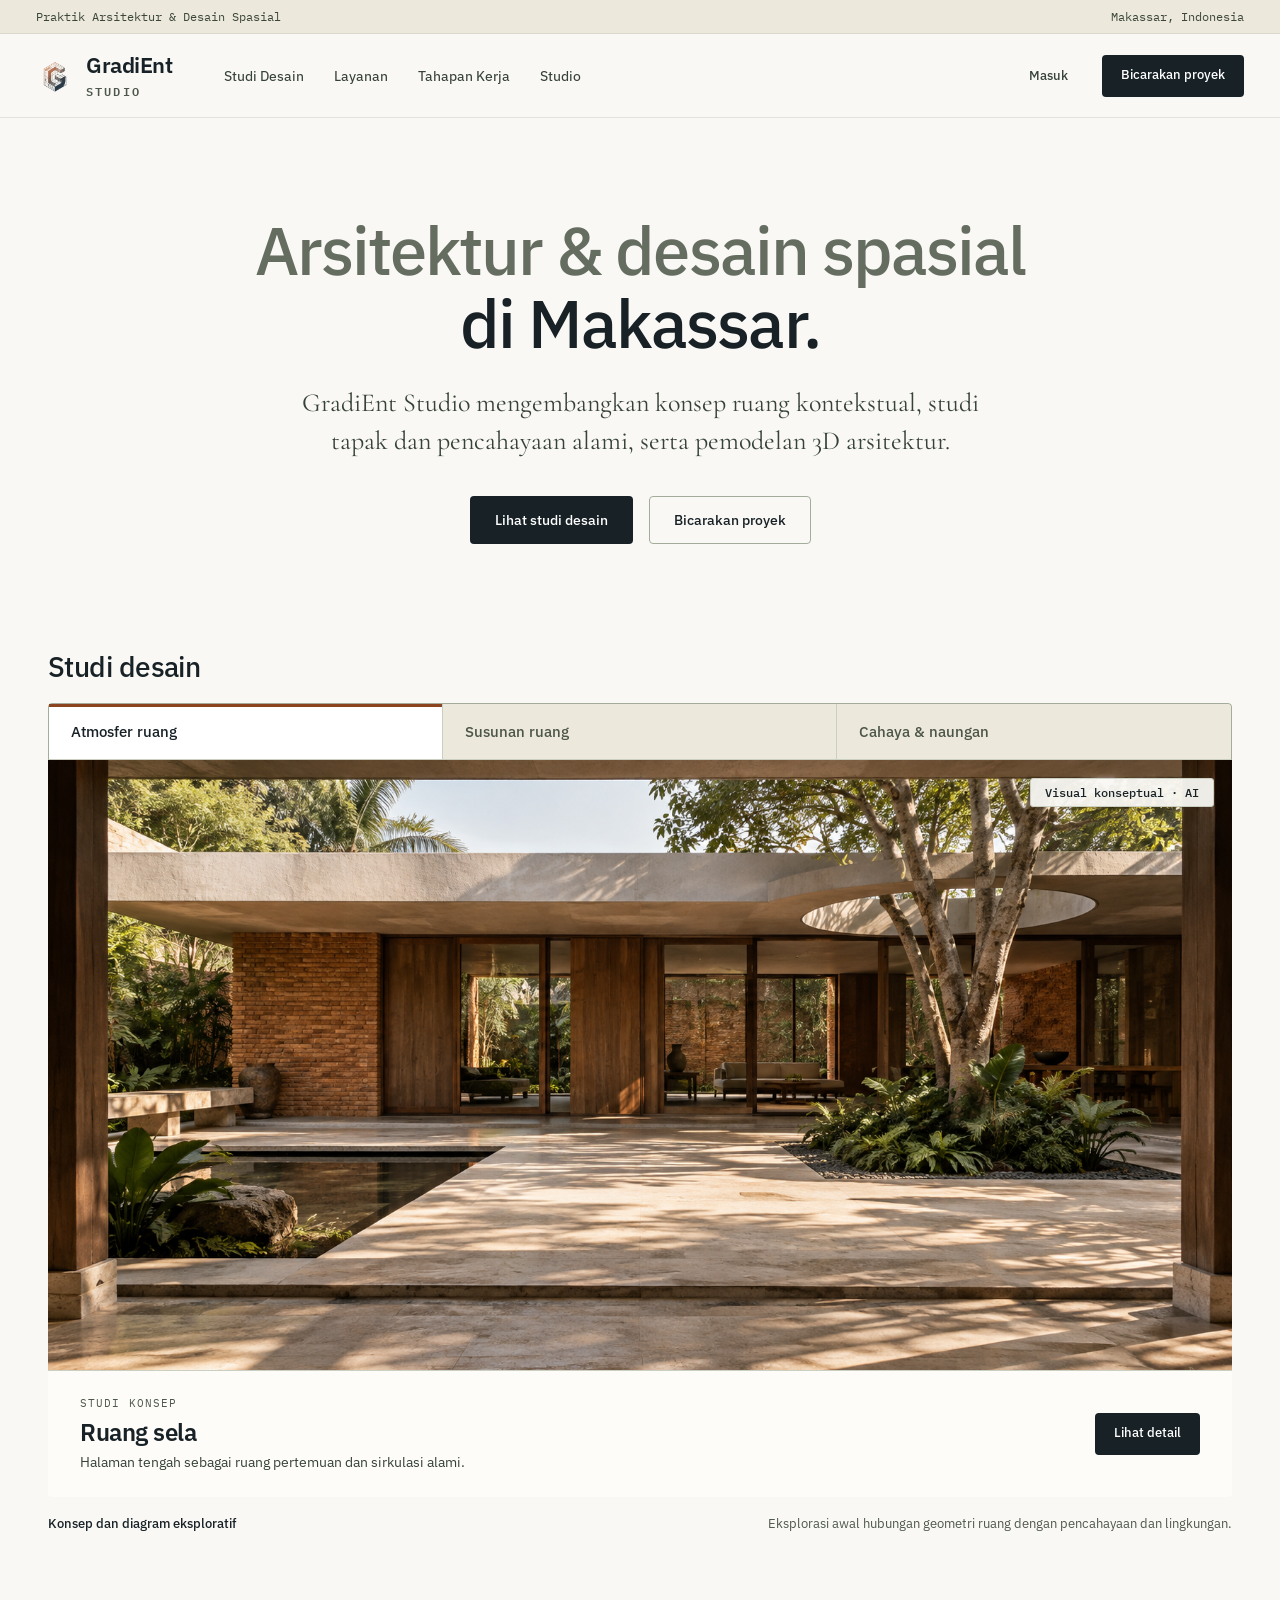
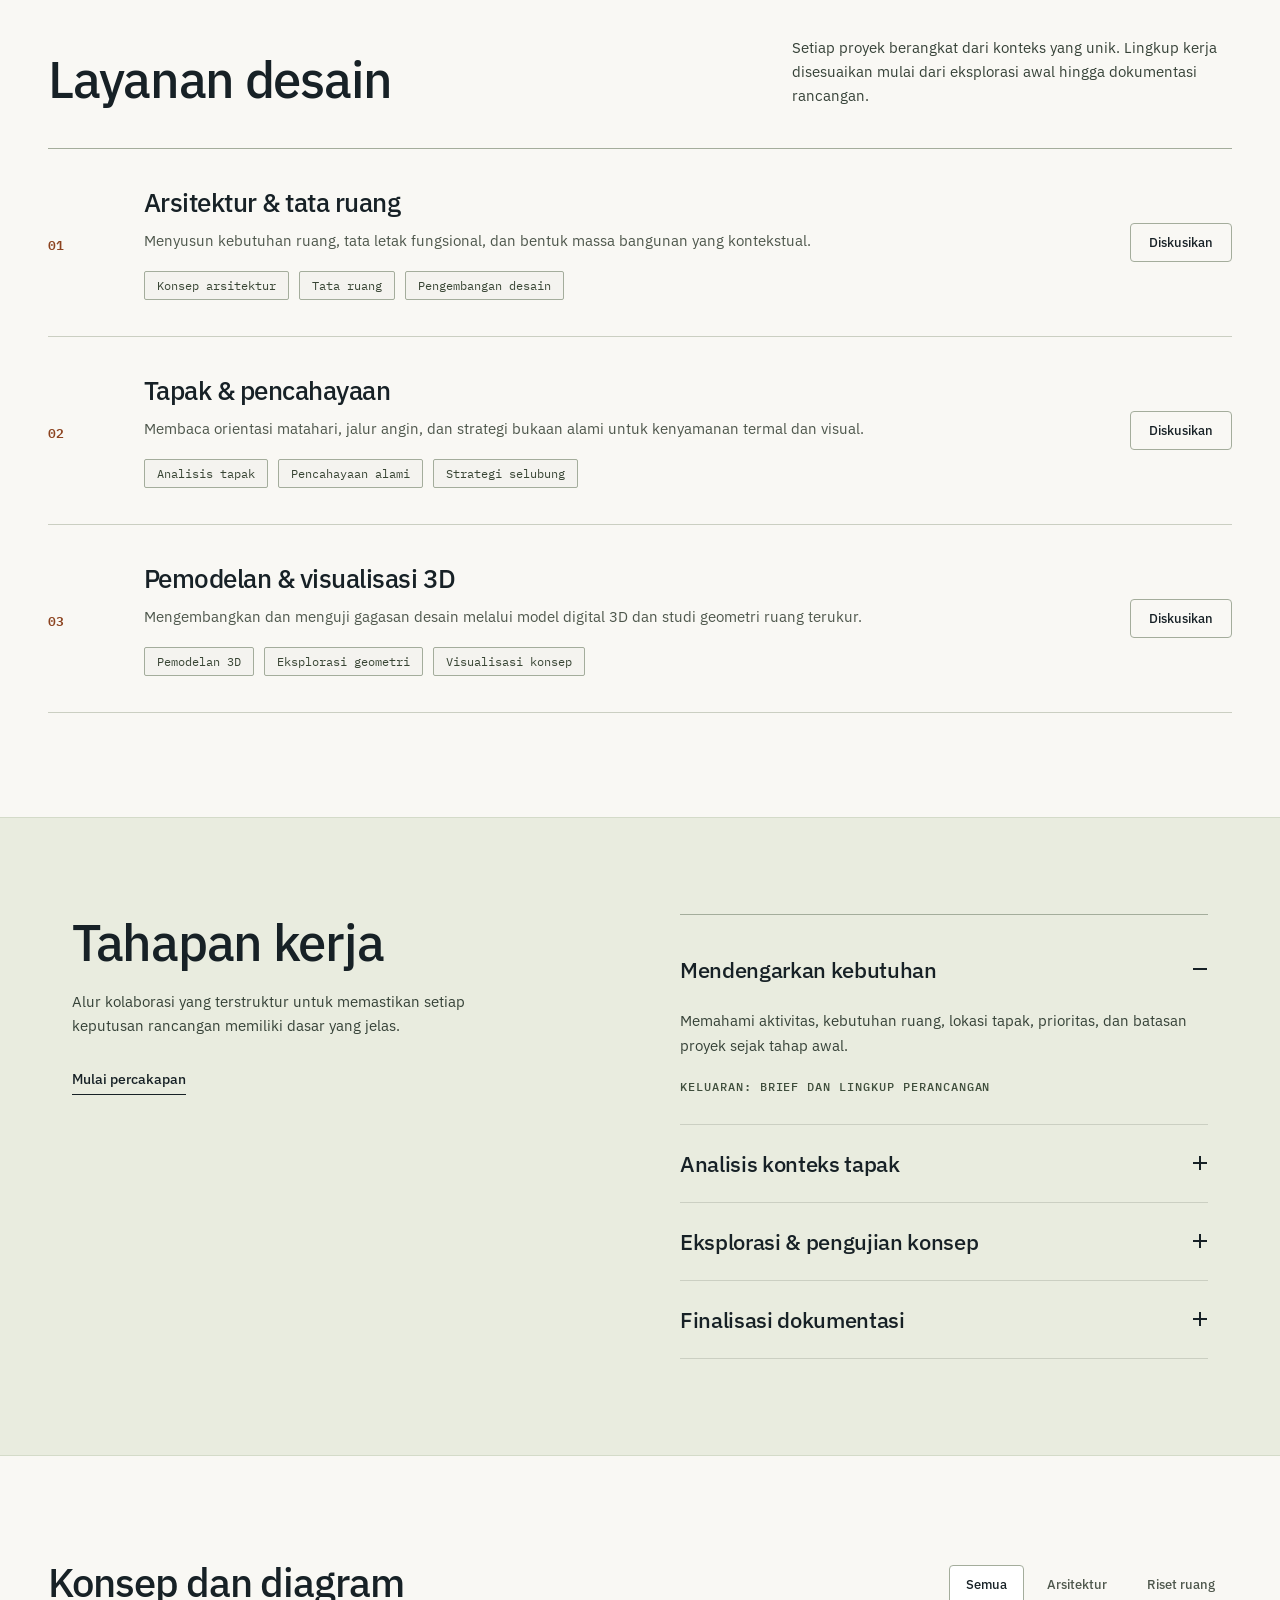
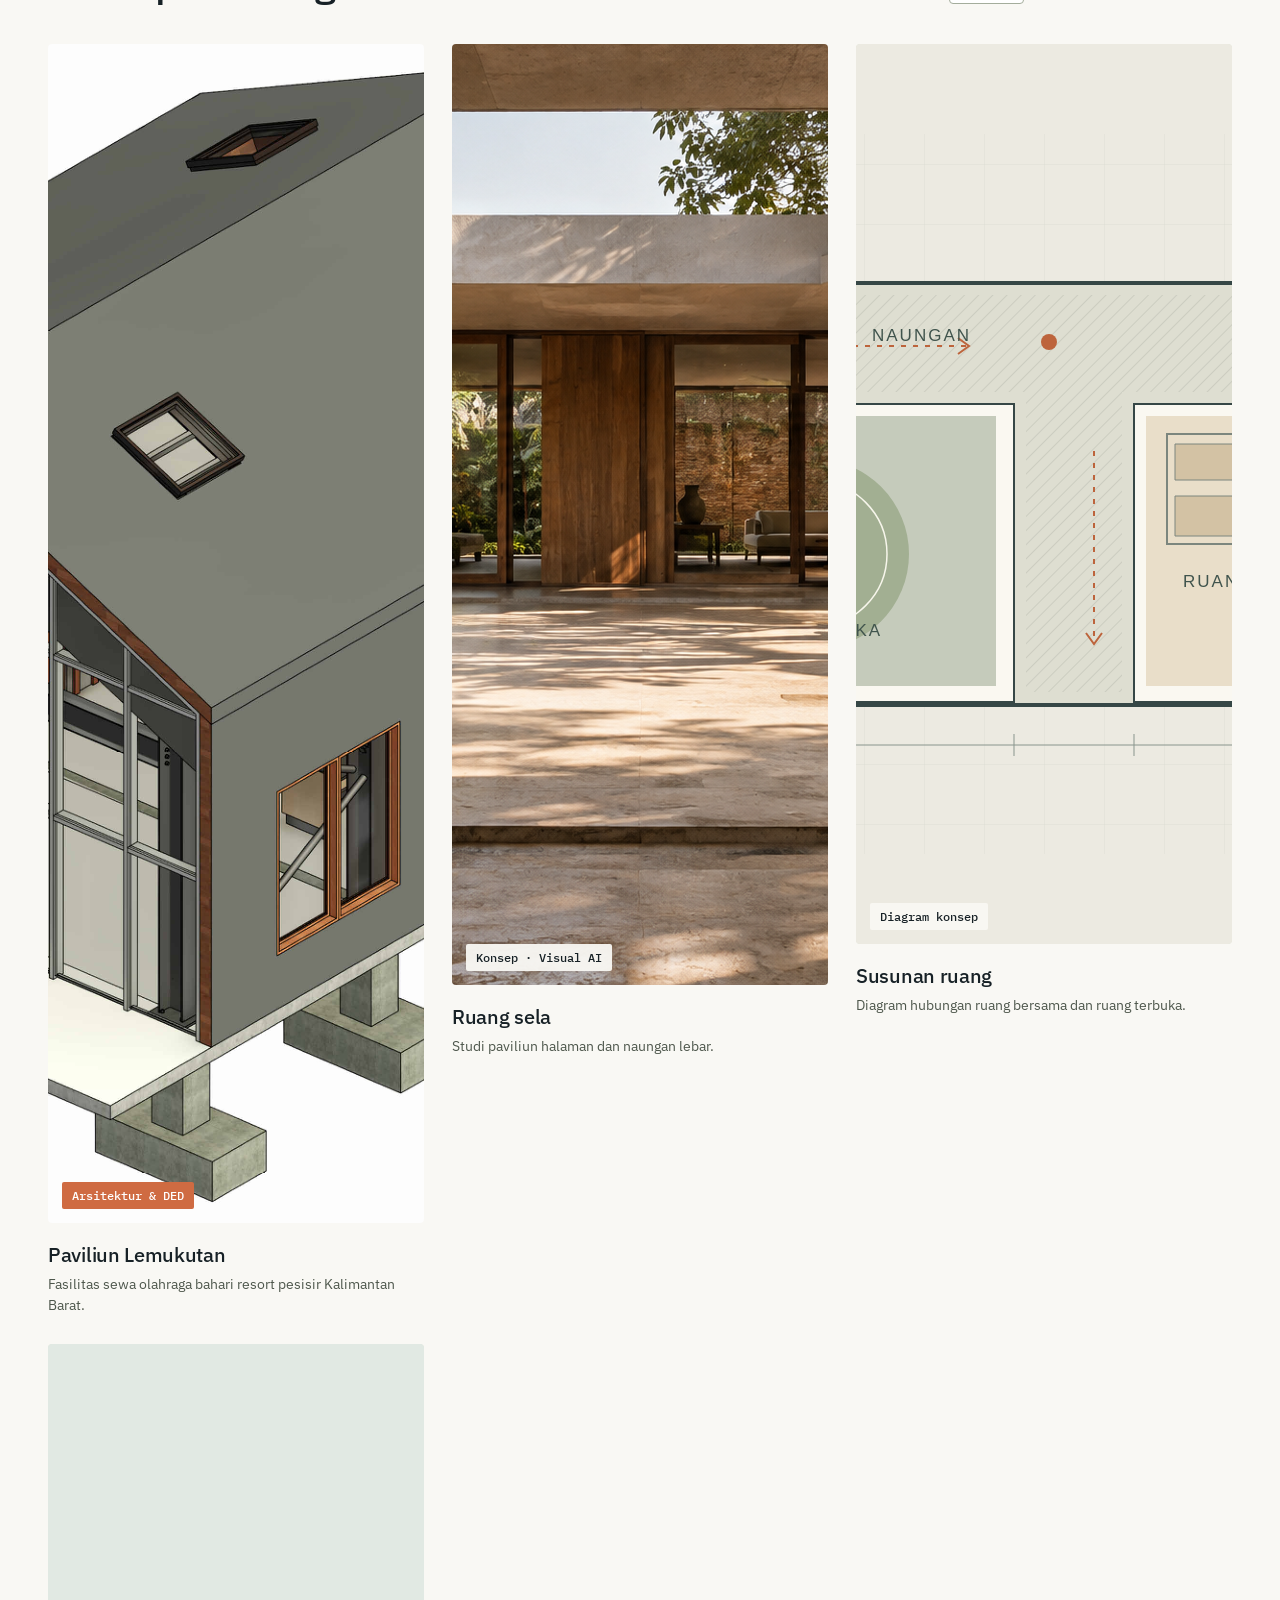
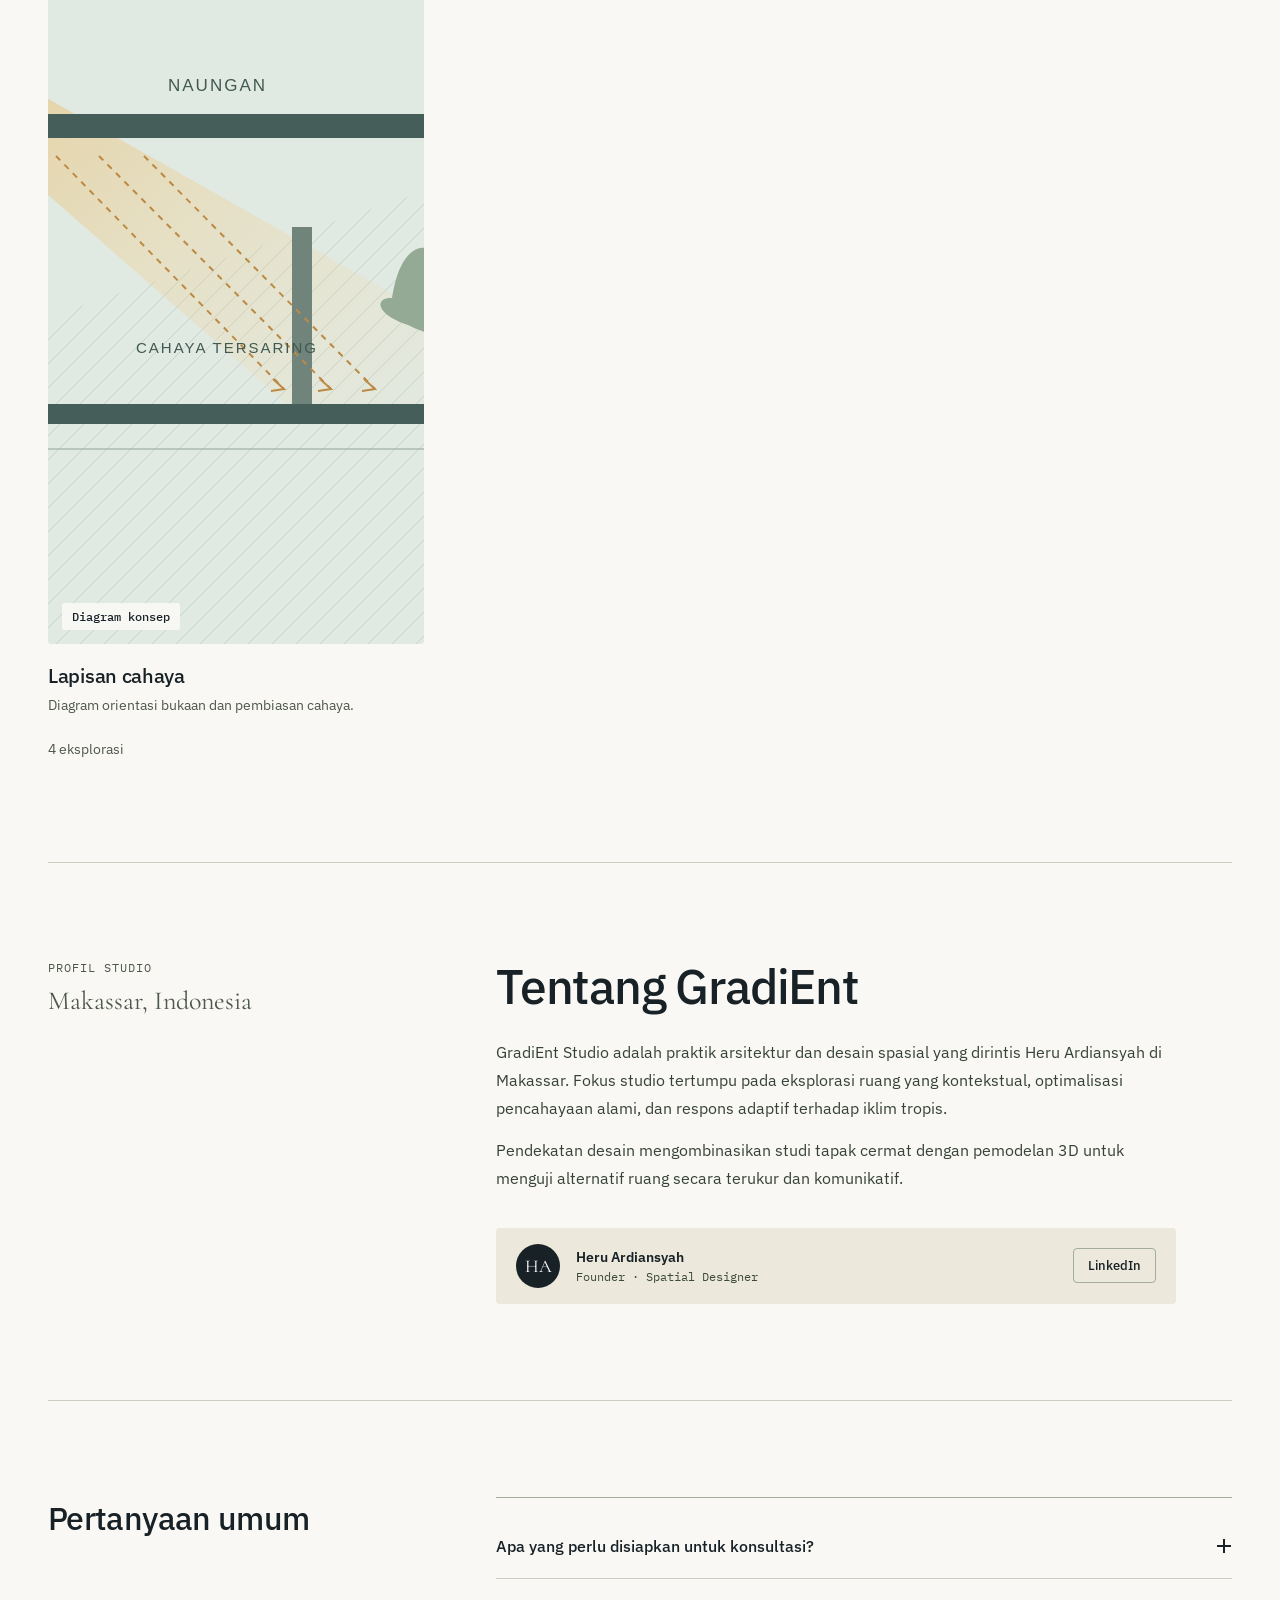
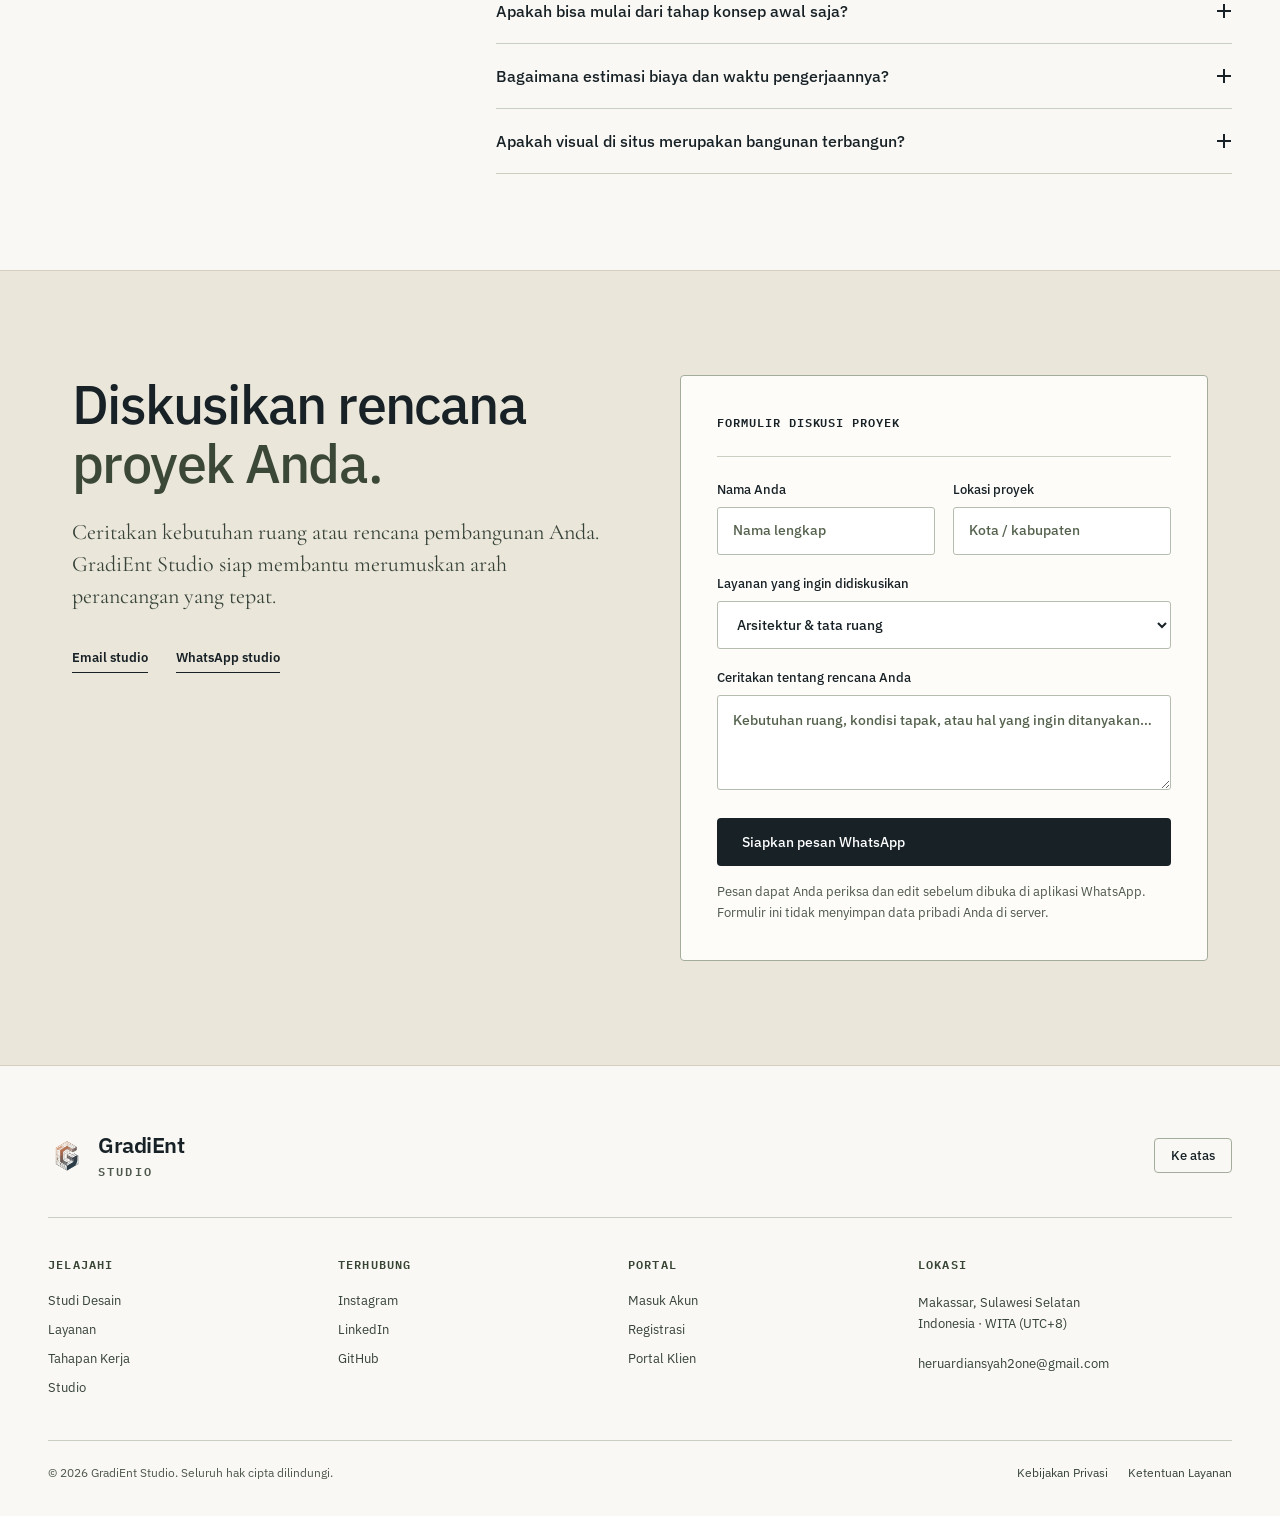
<file: index.html>
<!doctype html>
<html lang="id">
<head>
<meta charset="utf-8">
<meta name="viewport" content="width=device-width, initial-scale=1">
<meta name="theme-color" content="#f9f8f4">
<meta name="robots" content="index,follow">
<title>GradiEnt Studio — Arsitektur & Desain Spasial Makassar</title>
<meta name="description" content="GradiEnt Studio, praktik arsitektur dan desain spasial di Makassar oleh Heru Ardiansyah. Konsep ruang kontekstual, studi tapak dan pencahayaan alami, serta pemodelan 3D.">
<link rel="canonical" href="https://gradientarch.tech/">

<!-- Open Graph / Social Preview -->
<meta property="og:type" content="website">
<meta property="og:title" content="GradiEnt Studio — Arsitektur & Desain Spasial Makassar">
<meta property="og:description" content="GradiEnt Studio, praktik arsitektur dan desain spasial di Makassar oleh Heru Ardiansyah. Konsep ruang kontekstual, studi tapak dan pencahayaan alami, serta pemodelan 3D.">
<meta property="og:url" content="https://gradientarch.tech/">
<meta property="og:image" content="https://gradientarch.tech/assets/courtyard-concept.png">
<meta name="twitter:card" content="summary_large_image">
<meta name="twitter:title" content="GradiEnt Studio — Arsitektur & Desain Spasial Makassar">
<meta name="twitter:description" content="GradiEnt Studio, praktik arsitektur dan desain spasial di Makassar oleh Heru Ardiansyah.">

<!-- Web Analytics: Google Analytics 4 (GA4) -->
<script async src="https://www.googletagmanager.com/gtag/js?id=G-W4GTB1CP38"></script>
<script>
  window.dataLayer = window.dataLayer || [];
  function gtag(){dataLayer.push(arguments);}
  gtag('js', new Date());
  gtag('config', 'G-W4GTB1CP38');
</script>

<link rel="icon" href="assets/brand-logo.png">
<link rel="preconnect" href="https://fonts.googleapis.com">
<link rel="preconnect" href="https://fonts.gstatic.com" crossorigin>
<link href="https://fonts.googleapis.com/css2?family=Cormorant+Garamond:wght@400;500;600&family=IBM+Plex+Sans:wght@400;500;600&family=IBM+Plex+Mono:wght@400;500&display=swap" rel="stylesheet">
<link rel="stylesheet" href="styles.css">
<script src="app.js" defer></script>
</head>
<body>
<a class="skip-link" href="#main">Langsung ke konten</a>
<div class="topline"><span>Praktik Arsitektur & Desain Spasial</span><span>Makassar, Indonesia</span></div>
<header class="header">
  <a href="#" class="brand" aria-label="GradiEnt Studio — beranda"><img src="assets/brand-logo.png" alt="" width="40" height="40"><span>GradiEnt<span class="brand-studio">STUDIO</span></span></a>
  <nav class="desktop-nav" aria-label="Navigasi utama"><a href="#explorations">Studi Desain</a><a href="#services">Layanan</a><a href="#process">Tahapan Kerja</a><a href="#studio">Studio</a></nav>
  <div class="header-actions"><a class="account" href="https://gradientarch.tech/login">Masuk</a><a class="button button-dark compact" href="#contact">Bicarakan proyek</a><button id="menu-button" class="menu-button" aria-label="Buka menu" aria-controls="mobile-nav" aria-expanded="false"><span></span><span></span></button></div>
</header>
<nav id="mobile-nav" class="mobile-nav" aria-label="Navigasi ponsel" hidden><a href="#explorations">Studi Desain</a><a href="#services">Layanan</a><a href="#process">Tahapan Kerja</a><a href="#studio">Studio</a><a href="https://gradientarch.tech/login">Masuk ke akun</a><a href="#contact">Bicarakan proyek</a></nav>
<main id="main">
<section class="hero" aria-labelledby="hero-title">
  <div class="hero-content">
    <h1 id="hero-title"><span>Arsitektur & desain spasial</span><br>di Makassar.</h1>
    <p class="hero-description">GradiEnt Studio mengembangkan konsep ruang kontekstual, studi tapak dan pencahayaan alami, serta pemodelan 3D arsitektur.</p>
    <div class="hero-actions">
      <a href="#explorations" class="button button-dark">Lihat studi desain</a>
      <a href="#contact" class="button button-outline">Bicarakan proyek</a>
    </div>
  </div>
</section>

<section class="showcase wrap" id="explorations" aria-labelledby="showcase-title">
  <div class="section-caption"><h2 id="showcase-title">Studi desain</h2></div>
  <div class="showcase-frame">
    <div class="showcase-tabs" role="tablist" aria-label="Sudut pandang eksplorasi"><button id="tab-atmosphere" role="tab" aria-selected="true" aria-controls="panel-atmosphere" tabindex="0">Atmosfer ruang</button><button id="tab-space" role="tab" aria-selected="false" aria-controls="panel-space" tabindex="-1">Susunan ruang</button><button id="tab-light" role="tab" aria-selected="false" aria-controls="panel-light" tabindex="-1">Cahaya & naungan</button></div>
    <div id="panel-atmosphere" class="showcase-panel" role="tabpanel" aria-labelledby="tab-atmosphere">
      <div class="showcase-media">
        <img class="showcase-image" src="assets/courtyard-concept.png" alt="Ilustrasi konsep paviliun tropis dengan halaman, pohon, dinding bata, dan naungan lebar" fetchpriority="high" width="1672" height="941">
        <span class="media-label">Visual konseptual · AI</span>
      </div>
      <div class="showcase-info-bar">
        <div class="info-text">
          <span class="micro">STUDI KONSEP</span>
          <h3>Ruang sela</h3>
          <p>Halaman tengah sebagai ruang pertemuan dan sirkulasi alami.</p>
        </div>
        <button class="button button-dark compact" data-project="courtyard">Lihat detail</button>
      </div>
    </div>
    <div id="panel-space" class="showcase-panel" role="tabpanel" aria-labelledby="tab-space" hidden>
      <div class="showcase-media">
        <img class="showcase-image" src="assets/space-study.svg?v=3" alt="Diagram konseptual hubungan ruang terbuka, naungan dan ruang bersama" width="1440" height="900">
        <span class="media-label">Diagram konsep</span>
      </div>
      <div class="showcase-info-bar">
        <div class="info-text">
          <span class="micro">ORGANISASI RUANG</span>
          <h3>Susunan ruang</h3>
          <p>Diagram hubungan fungsional antara ruang bersama, halaman terbuka, dan area bernaung.</p>
        </div>
        <button class="button button-dark compact" data-project="space">Buka eksplorasi</button>
      </div>
    </div>
    <div id="panel-light" class="showcase-panel" role="tabpanel" aria-labelledby="tab-light" hidden>
      <div class="showcase-media">
        <img class="showcase-image" src="assets/light-study.svg?v=3" alt="Ilustrasi prinsip overhang menyaring cahaya pada ruang di bawah naungan" width="1440" height="900">
        <span class="media-label">Diagram konsep</span>
      </div>
      <div class="showcase-info-bar">
        <div class="info-text">
          <span class="micro">CAHAYA & NAUNGAN</span>
          <h3>Lapisan cahaya</h3>
          <p>Diagram prinsip overhang dan peneduh dalam mengatur penetrasi cahaya alami.</p>
        </div>
        <button class="button button-dark compact" data-project="light">Buka eksplorasi</button>
      </div>
    </div>
  </div>
  <div class="showcase-meta"><span>Konsep dan diagram eksploratif</span><p>Eksplorasi awal hubungan geometri ruang dengan pencahayaan dan lingkungan.</p></div>
</section>

<section class="services section wrap" id="services" aria-labelledby="services-title"><div class="section-heading"><div><h2 id="services-title">Layanan desain</h2></div><p class="section-intro">Setiap proyek berangkat dari konteks yang unik. Lingkup kerja disesuaikan mulai dari eksplorasi awal hingga dokumentasi rancangan.</p></div>
<div class="service-list">
  <article class="service-row"><span class="service-number">01</span><div><h3>Arsitektur & tata ruang</h3><p>Menyusun kebutuhan ruang, tata letak fungsional, dan bentuk massa bangunan yang kontekstual.</p><div class="tags"><span>Konsep arsitektur</span><span>Tata ruang</span><span>Pengembangan desain</span></div></div><a href="#contact" class="service-link" data-service="Arsitektur & tata ruang">Diskusikan</a></article>
  <article class="service-row"><span class="service-number">02</span><div><h3>Tapak & pencahayaan</h3><p>Membaca orientasi matahari, jalur angin, dan strategi bukaan alami untuk kenyamanan termal dan visual.</p><div class="tags"><span>Analisis tapak</span><span>Pencahayaan alami</span><span>Strategi selubung</span></div></div><a href="#contact" class="service-link" data-service="Tapak & pencahayaan">Diskusikan</a></article>
  <article class="service-row"><span class="service-number">03</span><div><h3>Pemodelan & visualisasi 3D</h3><p>Mengembangkan dan menguji gagasan desain melalui model digital 3D dan studi geometri ruang terukur.</p><div class="tags"><span>Pemodelan 3D</span><span>Eksplorasi geometri</span><span>Visualisasi konsep</span></div></div><a href="#contact" class="service-link" data-service="Pemodelan & visualisasi 3D">Diskusikan</a></article>
</div></section>

<section class="process-section" id="process" aria-labelledby="process-title"><div class="wrap process-layout"><div class="process-intro"><h2 id="process-title">Tahapan kerja</h2><p class="section-intro">Alur kolaborasi yang terstruktur untuk memastikan setiap keputusan rancangan memiliki dasar yang jelas.</p><a href="#contact" class="text-link">Mulai percakapan</a></div><div class="process-steps">
<details open><summary><h3>Mendengarkan kebutuhan</h3><span class="plus" aria-hidden="true"></span></summary><div class="step-body"><p>Memahami aktivitas, kebutuhan ruang, lokasi tapak, prioritas, dan batasan proyek sejak tahap awal.</p><span class="micro">Keluaran: Brief dan lingkup perancangan</span></div></details>
<details><summary><h3>Analisis konteks tapak</h3><span class="plus" aria-hidden="true"></span></summary><div class="step-body"><p>Menelaah kondisi tapak, orientasi matahari, sirkulasi akses, dan iklim mikro sekitar sebagai landasan desain.</p><span class="micro">Keluaran: Pemetaan potensi dan batasan</span></div></details>
<details><summary><h3>Eksplorasi & pengujian konsep</h3><span class="plus" aria-hidden="true"></span></summary><div class="step-body"><p>Mengembangkan alternatif organisasi ruang, hubungan massa, dan strategi naungan untuk menemukan solusi terbaik.</p><span class="micro">Keluaran: Konsep terpilih dan diagram ruang</span></div></details>
<details><summary><h3>Finalisasi dokumentasi</h3><span class="plus" aria-hidden="true"></span></summary><div class="step-body"><p>Mengembangkan gambar arsitektural dan materi visual terukur sesuai tahap pekerjaan yang disepakati.</p><span class="micro">Keluaran: Dokumentasi rancangan terpadu</span></div></details>
</div></div></section>

<section class="section wrap studies" aria-labelledby="studies-title"><div class="section-heading compact-heading"><div><h2 id="studies-title">Konsep dan diagram</h2></div><div class="filters" role="group" aria-label="Filter eksplorasi"><button class="active" data-filter="all" aria-pressed="true">Semua</button><button data-filter="architecture" aria-pressed="false">Arsitektur</button><button data-filter="research" aria-pressed="false">Riset ruang</button></div></div>
<div class="study-grid" id="study-grid">
<article class="study-card" data-category="architecture"><button class="study-image" data-project="lemukutan" aria-label="Buka Paviliun Lemukutan"><img src="assets/lemukutan-hero-crop.png" alt="Paviliun Sewa Olahraga Pulau Lemukutan Kalimantan Barat" loading="lazy" width="1667" height="1179"><span class="study-badge" style="background:#cf6b42;color:#fff;">Arsitektur & DED</span></button><div class="study-info"><div><h3><button class="title-button" data-project="lemukutan">Paviliun Lemukutan</button></h3><p>Fasilitas sewa olahraga bahari resort pesisir Kalimantan Barat.</p></div></div></article>
<article class="study-card" data-category="architecture"><button class="study-image" data-project="courtyard" aria-label="Buka Ruang sela"><img src="assets/courtyard-concept.png" alt="Paviliun tropis konseptual di sekitar halaman" loading="lazy" width="1672" height="941"><span class="study-badge">Konsep · Visual AI</span></button><div class="study-info"><div><h3><button class="title-button" data-project="courtyard">Ruang sela</button></h3><p>Studi paviliun halaman dan naungan lebar.</p></div></div></article>
<article class="study-card" data-category="research"><button class="study-image" data-project="space" aria-label="Buka Susunan ruang"><img src="assets/space-study.svg?v=3" alt="Studi denah ruang bersama dan halaman" loading="lazy" width="1440" height="900"><span class="study-badge">Diagram konsep</span></button><div class="study-info"><div><h3><button class="title-button" data-project="space">Susunan ruang</button></h3><p>Diagram hubungan ruang bersama dan ruang terbuka.</p></div></div></article>
<article class="study-card" data-category="research"><button class="study-image" data-project="light" aria-label="Buka Lapisan cahaya"><img src="assets/light-study.svg?v=3" alt="Diagram konseptual cahaya dan naungan" loading="lazy" width="1440" height="900"><span class="study-badge">Diagram konsep</span></button><div class="study-info"><div><h3><button class="title-button" data-project="light">Lapisan cahaya</button></h3><p>Diagram orientasi bukaan dan pembiasan cahaya.</p></div></div></article>
</div><p class="gallery-status" id="gallery-status" aria-live="polite">4 eksplorasi</p></section>

<section class="studio-section wrap" id="studio" aria-labelledby="studio-title"><div class="studio-label"><span class="micro">PROFIL STUDIO</span><span class="studio-city">Makassar, Indonesia</span></div><div class="studio-copy"><h2 id="studio-title">Tentang GradiEnt</h2><p>GradiEnt Studio adalah praktik arsitektur dan desain spasial yang dirintis Heru Ardiansyah di Makassar. Fokus studio tertumpu pada eksplorasi ruang yang kontekstual, optimalisasi pencahayaan alami, dan respons adaptif terhadap iklim tropis.</p><p>Pendekatan desain mengombinasikan studi tapak cermat dengan pemodelan 3D untuk menguji alternatif ruang secara terukur dan komunikatif.</p><div class="founder"><span class="founder-monogram">HA</span><div><strong>Heru Ardiansyah</strong><span>Founder · Spatial Designer</span></div><a href="https://www.linkedin.com/in/heru-ardiansyah-84a97343a/" target="_blank" rel="noopener noreferrer" class="founder-link">LinkedIn</a></div></div></section>

<section class="faq-section wrap" aria-labelledby="faq-title"><h2 id="faq-title">Pertanyaan umum</h2><div class="faq-list"><details><summary>Apa yang perlu disiapkan untuk konsultasi?<span class="plus" aria-hidden="true"></span></summary><p>Gambaran kebutuhan, lokasi tapak, dan perkiraan luas jika sudah tersedia. Foto lokasi, referensi rancangan, serta kisaran anggaran akan mempermudah diskusi awal.</p></details><details><summary>Apakah bisa mulai dari tahap konsep awal saja?<span class="plus" aria-hidden="true"></span></summary><p>Bisa. Tahapan, keluaran dokumen, dan batas pekerjaan disepakati di awal sesuai kebutuhan dan skala proyek Anda.</p></details><details><summary>Bagaimana estimasi biaya dan waktu pengerjaannya?<span class="plus" aria-hidden="true"></span></summary><p>Penawaran kerja dan jadwal disusun setelah lingkup, kompleksitas ruang, dan materi awal dipahami bersama sebelum pengerjaan dimulai.</p></details><details><summary>Apakah visual di situs merupakan bangunan terbangun?<span class="plus" aria-hidden="true"></span></summary><p>Materi yang ditampilkan saat ini merupakan eksplorasi konsep awal dan diagram ruang. Setiap visual diberi keterangan transparan sesuai status pengembangannya.</p></details></div></section>

<section class="contact-section" id="contact" aria-labelledby="contact-title"><div class="wrap contact-layout"><div class="contact-intro"><h2 id="contact-title">Diskusikan rencana<br><span>proyek Anda.</span></h2><p class="contact-description">Ceritakan kebutuhan ruang atau rencana pembangunan Anda.<br>GradiEnt Studio siap membantu merumuskan arah perancangan yang tepat.</p><div class="contact-links"><a href="mailto:heruardiansyah2one@gmail.com">Email studio</a><a href="https://wa.me/6285143628550" target="_blank" rel="noopener noreferrer">WhatsApp studio</a></div></div>
<form id="inquiry-form" class="inquiry-form"><div class="form-top"><span class="form-title">Formulir Diskusi Proyek</span></div><div class="form-row"><label for="client-name">Nama Anda<input id="client-name" name="name" autocomplete="name" placeholder="Nama lengkap" required maxlength="100"></label><label for="project-location">Lokasi proyek<input id="project-location" name="location" placeholder="Kota / kabupaten" required maxlength="120"></label></div><label for="service-select">Layanan yang ingin didiskusikan<select id="service-select" name="service"><option>Arsitektur & tata ruang</option><option>Tapak & pencahayaan</option><option>Pemodelan & visualisasi 3D</option><option>Belum tahu, ingin berdiskusi</option></select></label><label for="project-brief">Ceritakan tentang rencana Anda<textarea id="project-brief" name="brief" rows="3" placeholder="Kebutuhan ruang, kondisi tapak, atau hal yang ingin ditanyakan…" required maxlength="2000"></textarea></label><button class="button button-dark" type="submit">Siapkan pesan WhatsApp</button><p class="form-note">Pesan dapat Anda periksa dan edit sebelum dibuka di aplikasi WhatsApp. Formulir ini tidak menyimpan data pribadi Anda di server.</p></form></div></section>
</main>
<footer class="footer wrap"><div class="footer-top"><a href="#" class="brand"><img src="assets/brand-logo.png" alt="Logo GradiEnt" width="40" height="40"><span>GradiEnt<span class="brand-studio">STUDIO</span></span></a><a class="back-top" href="#" aria-label="Kembali ke atas">Ke atas</a></div><div class="footer-links"><div><span class="footer-heading">JELAJAHI</span><a href="#explorations">Studi Desain</a><a href="#services">Layanan</a><a href="#process">Tahapan Kerja</a><a href="#studio">Studio</a></div><div><span class="footer-heading">TERHUBUNG</span><a href="https://instagram.com/heruardiansyah_" target="_blank" rel="noopener noreferrer">Instagram</a><a href="https://www.linkedin.com/in/heru-ardiansyah-84a97343a/" target="_blank" rel="noopener noreferrer">LinkedIn</a><a href="https://github.com/cryptoandforex21th-beep" target="_blank" rel="noopener noreferrer">GitHub</a></div><div><span class="footer-heading">PORTAL</span><a href="https://gradientarch.tech/login">Masuk Akun</a><a href="https://gradientarch.tech/register">Registrasi</a><a href="https://gradientarch.tech/dashboard">Portal Klien</a></div><div class="footer-address"><span class="footer-heading">LOKASI</span><p>Makassar, Sulawesi Selatan<br>Indonesia · WITA (UTC+8)</p><a href="mailto:heruardiansyah2one@gmail.com">heruardiansyah2one@gmail.com</a></div></div><div class="footer-bottom"><span>© 2026 GradiEnt Studio. Seluruh hak cipta dilindungi.</span><div><a href="https://gradientarch.tech/privacy">Kebijakan Privasi</a><a href="https://gradientarch.tech/terms">Ketentuan Layanan</a></div></div></footer>

<dialog id="project-dialog" class="project-dialog" aria-labelledby="project-dialog-title"><button class="dialog-close" aria-label="Tutup detail konsep">×</button><img id="project-dialog-image" src="assets/courtyard-concept.png" alt=""><div class="project-dialog-body"><p class="dialog-category" id="project-dialog-label"></p><h2 id="project-dialog-title"></h2><p class="dialog-lead" id="project-dialog-description"></p><dl id="project-dialog-facts"></dl><div id="project-dialog-notes"></div><a href="#contact" class="button button-dark dialog-contact">Diskusikan gagasan serupa</a></div></dialog>
<dialog id="message-dialog" class="message-dialog" aria-labelledby="message-title"><button class="dialog-close" aria-label="Tutup pratinjau pesan">×</button><p class="dialog-category">Konfirmasi Pesan</p><h2 id="message-title">Pesan Anda siap dikirim</h2><p>Pesan belum terkirim secara otomatis. Anda dapat meninjau atau mengubah isi teks sebelum membuka WhatsApp.</p><textarea id="message-preview" aria-label="Pesan WhatsApp yang dapat diedit" rows="10"></textarea><div class="message-actions"><button type="button" class="button button-outline" id="copy-message">Salin pesan</button><a href="https://wa.me/6285143628550" target="_blank" rel="noopener noreferrer" class="button button-dark" id="whatsapp-link">Buka WhatsApp</a></div><p id="copy-status" class="form-note" aria-live="polite"></p></dialog>
</body></html>
</file>
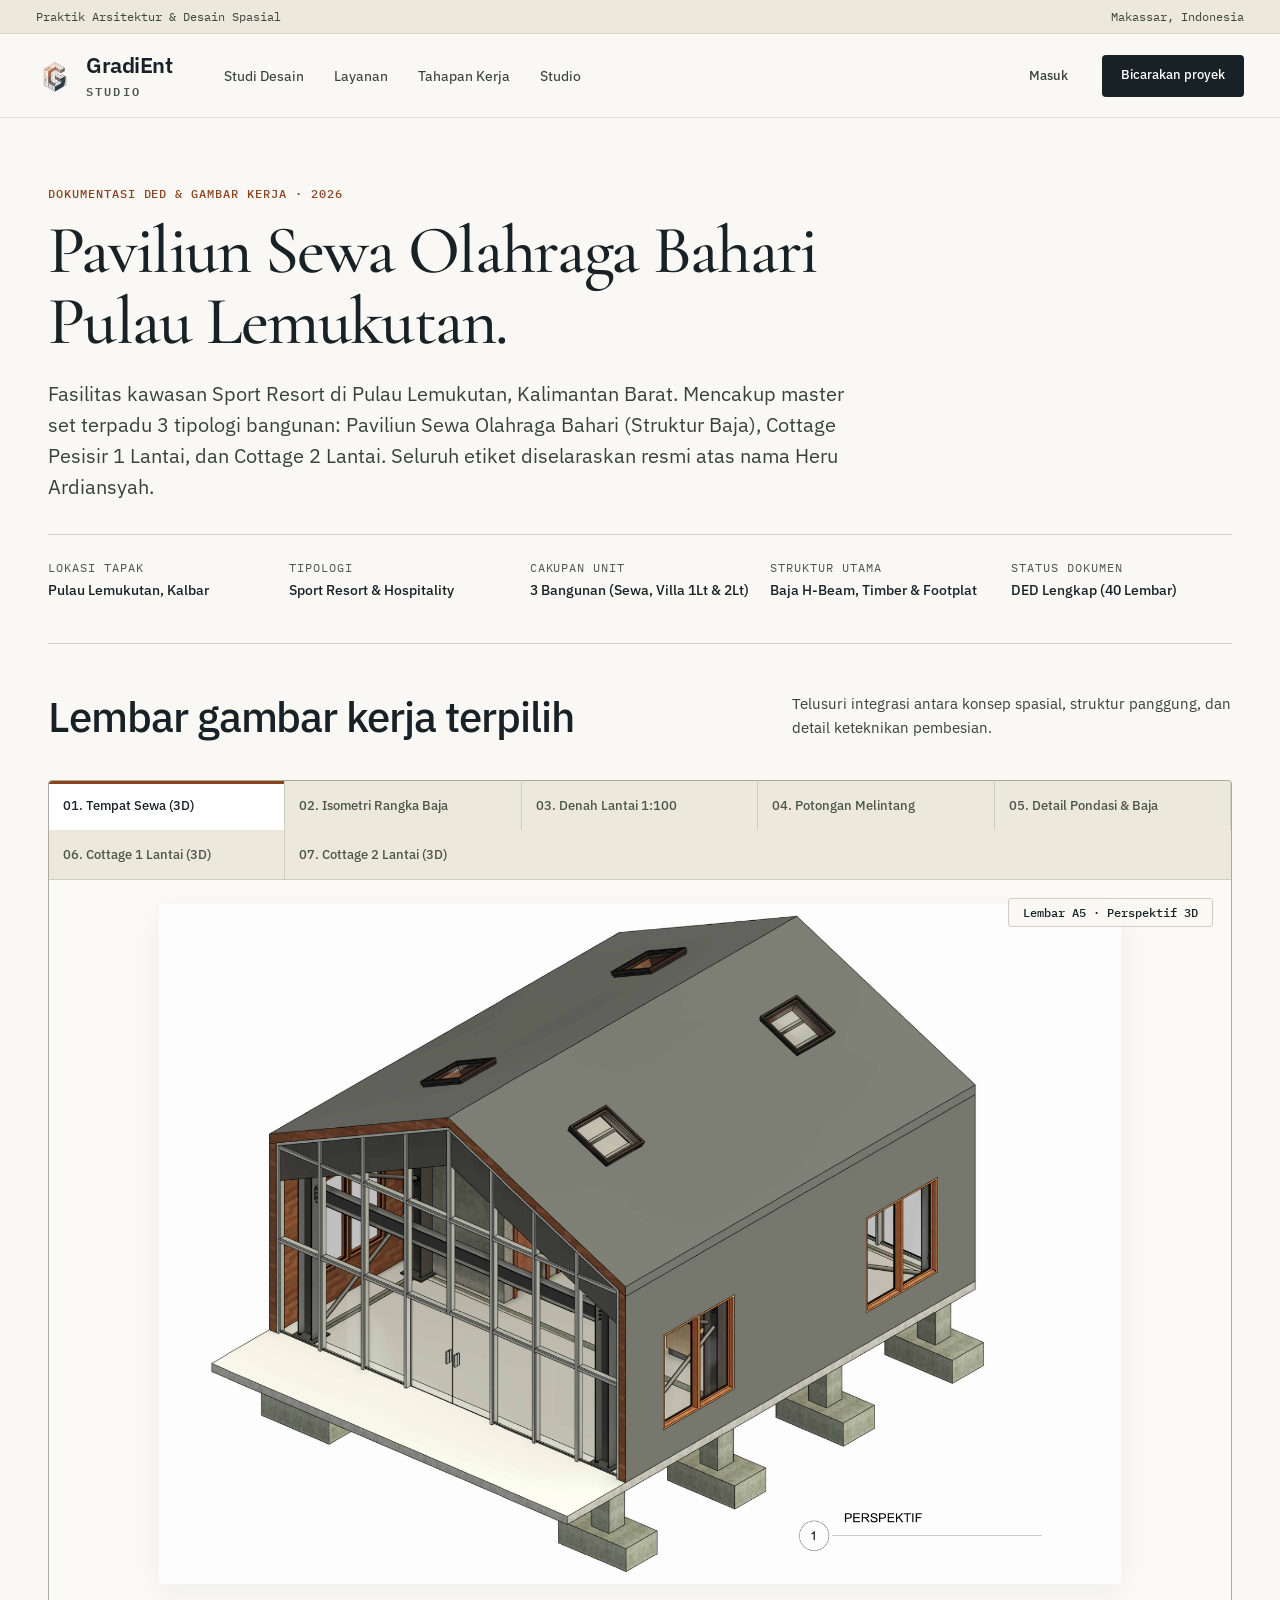
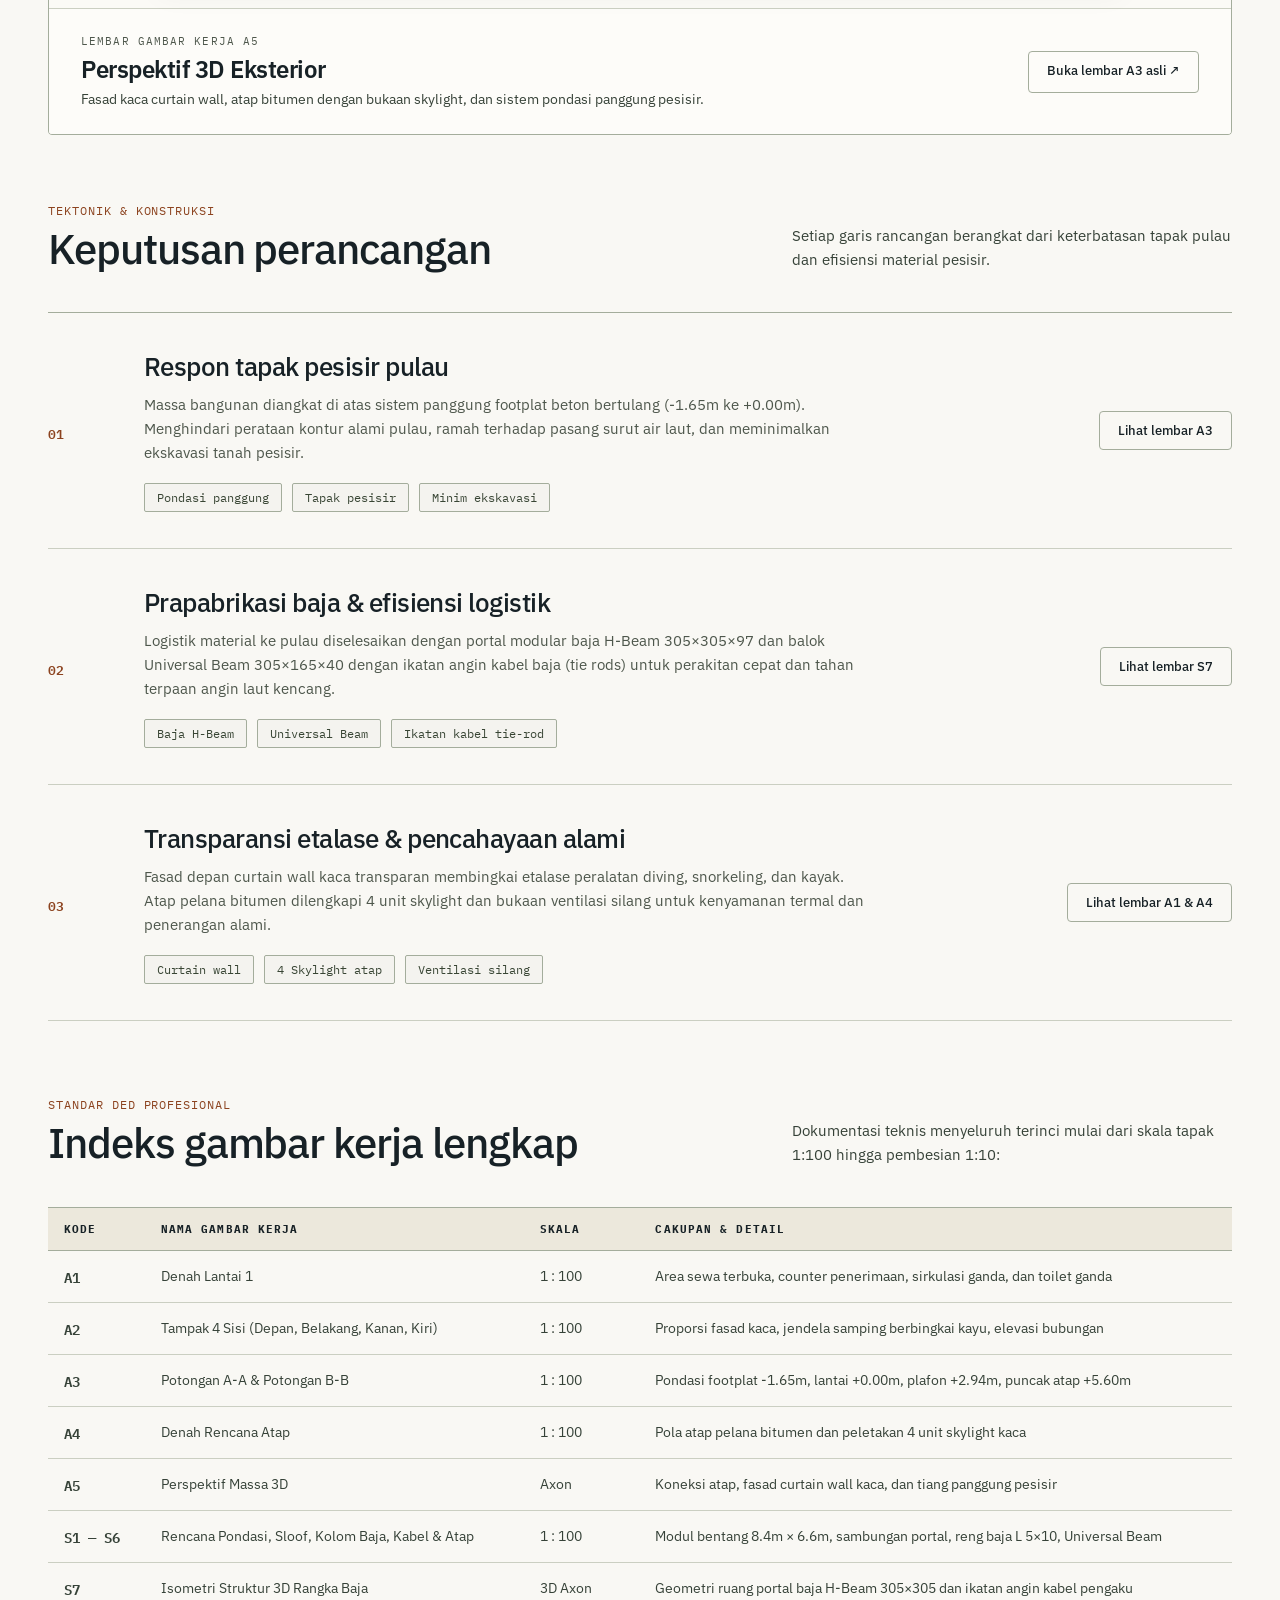
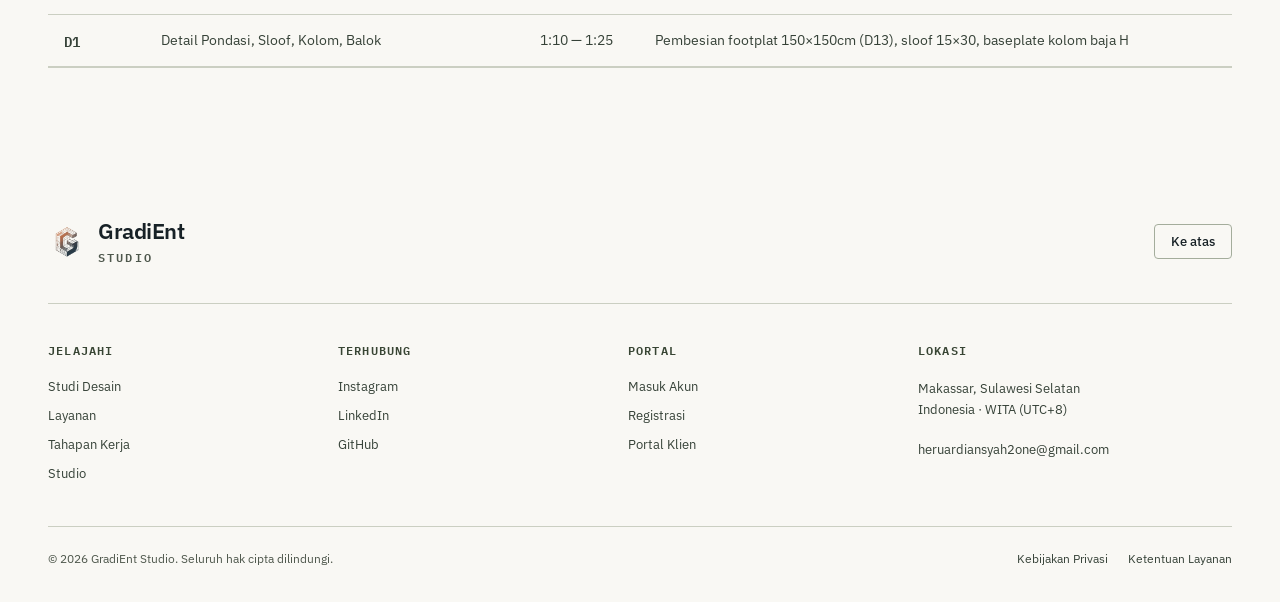
<file: preview-lemukutan.html>
<!doctype html>
<html lang="id">
<head>
<meta charset="utf-8">
<meta name="viewport" content="width=device-width, initial-scale=1">
<meta name="theme-color" content="#f9f8f4">
<title>Paviliun Sewa Olahraga Pulau Lemukutan — GradiEnt Studio</title>
<meta name="description" content="Dokumentasi proyek arsitektur dan Detailed Engineering Design (DED) tempat sewa alat olahraga resort di Pulau Lemukutan oleh Heru Ardiansyah, GradiEnt Studio.">
<link rel="icon" href="assets/brand-logo.png">
<link rel="preconnect" href="https://fonts.googleapis.com">
<link rel="preconnect" href="https://fonts.gstatic.com" crossorigin>
<link href="https://fonts.googleapis.com/css2?family=Cormorant+Garamond:ital,wght@0,400;0,500;0,600;1,500&family=IBM+Plex+Sans:wght@400;500;600&family=IBM+Plex+Mono:wght@400;500&display=swap" rel="stylesheet">
<link rel="stylesheet" href="styles.css">
<style>
/* Page-Specific Fine Tuning harmonizing with styles.css */
.project-header-hero {
  padding: 64px 0 36px;
  border-bottom: 1px solid var(--line);
}
.project-header-hero h1 {
  font-family: var(--serif);
  font-size: clamp(38px, 5.5vw, 68px);
  line-height: 1.05;
  font-weight: 500;
  letter-spacing: -0.025em;
  color: var(--ink);
  margin: 12px 0 20px;
}
.project-summary-lead {
  font-size: clamp(16px, 1.8vw, 20px);
  line-height: 1.55;
  color: var(--ink-secondary);
  max-width: 820px;
  margin-bottom: 32px;
}
.project-meta-strip {
  display: grid;
  grid-template-columns: repeat(auto-fit, minmax(180px, 1fr));
  gap: 20px;
  padding: 24px 0 8px;
  border-top: 1px solid var(--line);
}
.meta-col {
  display: flex;
  flex-direction: column;
  gap: 4px;
}
.meta-col p {
  font-size: 14px;
  font-weight: 500;
  color: var(--ink);
}

/* 5-Tab Showcase matching .showcase-tabs */
.project-tabs-nav {
  display: grid;
  grid-template-columns: repeat(5, 1fr);
  background: var(--paper-deep);
  border: 1px solid var(--line-strong);
  border-bottom: 1px solid var(--line);
  border-radius: 4px 4px 0 0;
  overflow-x: auto;
}
.project-tabs-nav button {
  padding: 16px 14px;
  text-align: left;
  font-size: 13px;
  font-weight: 500;
  border-right: 1px solid var(--line);
  color: #4b5548;
  position: relative;
  transition: background 0.15s ease, color 0.15s ease;
  background: transparent;
  cursor: pointer;
  white-space: nowrap;
}
.project-tabs-nav button:last-child {
  border-right: 0;
}
.project-tabs-nav button.active {
  color: var(--ink);
  background: #fff;
}
.project-tabs-nav button.active:before {
  content: '';
  position: absolute;
  top: 0;
  left: 0;
  right: 0;
  height: 3px;
  background: var(--accent);
}

.drawing-stage {
  background: #f4f2ea;
  border: 1px solid var(--line-strong);
  border-top: 0;
  border-radius: 0 0 4px 4px;
  overflow: hidden;
}
.stage-image-container {
  min-height: 540px;
  display: flex;
  align-items: center;
  justify-content: center;
  padding: 24px;
  background: #fbfaf6;
  position: relative;
}
.stage-image-container img {
  max-width: 100%;
  max-height: 680px;
  object-fit: contain;
  box-shadow: 0 8px 30px rgba(23,33,38,0.06);
  border-radius: 2px;
  transition: opacity 0.2s ease;
}

/* DED Index Table */
.ded-table-wrap {
  margin-top: 24px;
  border-top: 1px solid var(--line-strong);
  border-bottom: 1px solid var(--line);
}
.ded-table {
  width: 100%;
  border-collapse: collapse;
  font-size: 14px;
}
.ded-table th {
  font-family: var(--mono);
  font-size: 11px;
  letter-spacing: 0.1em;
  text-transform: uppercase;
  text-align: left;
  padding: 14px 16px;
  background: var(--paper-deep);
  border-bottom: 1px solid var(--line-strong);
  color: var(--ink);
}
.ded-table td {
  padding: 14px 16px;
  border-bottom: 1px solid var(--line);
  color: var(--ink-secondary);
}
.ded-table tr:hover td {
  background: #ffffff;
  color: var(--ink);
}
.sheet-code {
  font-family: var(--mono);
  font-weight: 600;
  color: var(--accent);
}

@media (max-width: 900px) {
  .project-tabs-nav {
    display: flex;
    overflow-x: auto;
  }
  .stage-image-container {
    min-height: 340px;
    padding: 12px;
  }
}
</style>
</head>
<body>

<a class="skip-link" href="#main">Langsung ke konten</a>

<div class="topline">
  <span>Praktik Arsitektur & Desain Spasial</span>
  <span>Makassar, Indonesia</span>
</div>

<header class="header">
  <a href="index.html" class="brand" aria-label="GradiEnt Studio — beranda">
    <img src="assets/brand-logo.png" alt="" width="40" height="40">
    <span>GradiEnt<span class="brand-studio">STUDIO</span></span>
  </a>
  <nav class="desktop-nav" aria-label="Navigasi utama">
    <a href="index.html#explorations">Studi Desain</a>
    <a href="index.html#services">Layanan</a>
    <a href="index.html#process">Tahapan Kerja</a>
    <a href="index.html#studio">Studio</a>
  </nav>
  <div class="header-actions">
    <a class="account" href="https://gradientarch.tech/login">Masuk</a>
    <a class="button button-dark compact" href="index.html#contact">Bicarakan proyek</a>
  </div>
</header>

<main id="main" class="wrap">

  <section class="project-header-hero">
    <span class="micro" style="color: var(--accent); font-weight: 500;">DOKUMENTASI DED & GAMBAR KERJA · 2026</span>
    <h1>Paviliun Sewa Olahraga Bahari<br>Pulau Lemukutan.</h1>
    <p class="project-summary-lead">
      Fasilitas kawasan Sport Resort di Pulau Lemukutan, Kalimantan Barat. Mencakup master set terpadu 3 tipologi bangunan: Paviliun Sewa Olahraga Bahari (Struktur Baja), Cottage Pesisir 1 Lantai, dan Cottage 2 Lantai. Seluruh etiket diselaraskan resmi atas nama Heru Ardiansyah.
    </p>

    <div class="project-meta-strip">
      <div class="meta-col">
        <span class="micro">LOKASI TAPAK</span>
        <p>Pulau Lemukutan, Kalbar</p>
      </div>
      <div class="meta-col">
        <span class="micro">TIPOLOGI</span>
        <p>Sport Resort & Hospitality</p>
      </div>
      <div class="meta-col">
        <span class="meta-label micro">CAKUPAN UNIT</span>
        <p>3 Bangunan (Sewa, Villa 1Lt & 2Lt)</p>
      </div>
      <div class="meta-col">
        <span class="micro">STRUKTUR UTAMA</span>
        <p>Baja H-Beam, Timber & Footplat</p>
      </div>
      <div class="meta-col">
        <span class="micro">STATUS DOKUMEN</span>
        <p>DED Lengkap (40 Lembar)</p>
      </div>
    </div>
  </section>

  <section class="section" style="padding-top: 48px; padding-bottom: 64px;">
    <div class="section-heading">
      <div>
        <h2 style="font-size: clamp(28px, 3.5vw, 42px);">Lembar gambar kerja terpilih</h2>
      </div>
      <p class="section-intro">Telusuri integrasi antara konsep spasial, struktur panggung, dan detail keteknikan pembesian.</p>
    </div>

    <div class="showcase-frame">
      <div class="project-tabs-nav" role="tablist">
        <button class="active" onclick="switchStage('hero', this)">01. Tempat Sewa (3D)</button>
        <button onclick="switchStage('struct', this)">02. Isometri Rangka Baja</button>
        <button onclick="switchStage('plan', this)">03. Denah Lantai 1:100</button>
        <button onclick="switchStage('section', this)">04. Potongan Melintang</button>
        <button onclick="switchStage('detail', this)">05. Detail Pondasi & Baja</button>
        <button onclick="switchStage('villa1', this)">06. Cottage 1 Lantai (3D)</button>
        <button onclick="switchStage('villa2', this)">07. Cottage 2 Lantai (3D)</button>
      </div>

      <div class="drawing-stage">
        <div class="stage-image-container">
          <img id="stage-img" src="assets/lemukutan-hero-crop.png" alt="Perspektif 3D Paviliun Sewa Olahraga Pulau Lemukutan">
          <span class="media-label" id="stage-badge">Lembar A5 · Perspektif 3D</span>
        </div>
        <div class="showcase-info-bar">
          <div class="info-text">
            <span class="micro" id="stage-micro">LEMBAR GAMBAR KERJA A5</span>
            <h3 id="stage-title">Perspektif 3D Eksterior</h3>
            <p id="stage-desc">Fasad kaca curtain wall, atap bitumen dengan bukaan skylight, dan sistem pondasi panggung pesisir.</p>
          </div>
          <a id="stage-btn-full" href="assets/lemukutan-perspective.png" target="_blank" class="button button-outline compact">
            Buka lembar A3 asli ↗
          </a>
        </div>
      </div>
    </div>
  </section>

  <section class="section" style="padding-top: 0; padding-bottom: 72px;">
    <div class="section-heading">
      <div>
        <span class="micro" style="color: var(--accent);">TEKTONIK & KONSTRUKSI</span>
        <h2 style="margin-top: 6px; font-size: clamp(28px, 3.5vw, 42px);">Keputusan perancangan</h2>
      </div>
      <p class="section-intro">Setiap garis rancangan berangkat dari keterbatasan tapak pulau dan efisiensi material pesisir.</p>
    </div>

    <div class="service-list">
      <article class="service-row">
        <span class="service-number">01</span>
        <div>
          <h3>Respon tapak pesisir pulau</h3>
          <p>Massa bangunan diangkat di atas sistem panggung footplat beton bertulang (-1.65m ke +0.00m). Menghindari perataan kontur alami pulau, ramah terhadap pasang surut air laut, dan meminimalkan ekskavasi tanah pesisir.</p>
          <div class="tags"><span>Pondasi panggung</span><span>Tapak pesisir</span><span>Minim ekskavasi</span></div>
        </div>
        <a href="#ded-index" class="service-link">Lihat lembar A3</a>
      </article>

      <article class="service-row">
        <span class="service-number">02</span>
        <div>
          <h3>Prapabrikasi baja & efisiensi logistik</h3>
          <p>Logistik material ke pulau diselesaikan dengan portal modular baja H-Beam 305×305×97 dan balok Universal Beam 305×165×40 dengan ikatan angin kabel baja (tie rods) untuk perakitan cepat dan tahan terpaan angin laut kencang.</p>
          <div class="tags"><span>Baja H-Beam</span><span>Universal Beam</span><span>Ikatan kabel tie-rod</span></div>
        </div>
        <a href="#ded-index" class="service-link">Lihat lembar S7</a>
      </article>

      <article class="service-row">
        <span class="service-number">03</span>
        <div>
          <h3>Transparansi etalase & pencahayaan alami</h3>
          <p>Fasad depan curtain wall kaca transparan membingkai etalase peralatan diving, snorkeling, dan kayak. Atap pelana bitumen dilengkapi 4 unit skylight dan bukaan ventilasi silang untuk kenyamanan termal dan penerangan alami.</p>
          <div class="tags"><span>Curtain wall</span><span>4 Skylight atap</span><span>Ventilasi silang</span></div>
        </div>
        <a href="#ded-index" class="service-link">Lihat lembar A1 & A4</a>
      </article>
    </div>
  </section>

  <section class="section" id="ded-index" style="padding-top: 0; padding-bottom: 84px;">
    <div class="section-heading">
      <div>
        <span class="micro" style="color: var(--accent);">STANDAR DED PROFESIONAL</span>
        <h2 style="margin-top: 6px; font-size: clamp(28px, 3.5vw, 42px);">Indeks gambar kerja lengkap</h2>
      </div>
      <p class="section-intro">Dokumentasi teknis menyeluruh terinci mulai dari skala tapak 1:100 hingga pembesian 1:10:</p>
    </div>

    <div class="ded-table-wrap">
      <table class="ded-table">
        <thead>
          <tr>
            <th>Kode</th>
            <th>Nama Gambar Kerja</th>
            <th>Skala</th>
            <th>Cakupan & Detail</th>
          </tr>
        </thead>
        <tbody>
          <tr>
            <td class="sheet-code">A1</td>
            <td>Denah Lantai 1</td>
            <td>1 : 100</td>
            <td>Area sewa terbuka, counter penerimaan, sirkulasi ganda, dan toilet ganda</td>
          </tr>
          <tr>
            <td class="sheet-code">A2</td>
            <td>Tampak 4 Sisi (Depan, Belakang, Kanan, Kiri)</td>
            <td>1 : 100</td>
            <td>Proporsi fasad kaca, jendela samping berbingkai kayu, elevasi bubungan</td>
          </tr>
          <tr>
            <td class="sheet-code">A3</td>
            <td>Potongan A-A & Potongan B-B</td>
            <td>1 : 100</td>
            <td>Pondasi footplat -1.65m, lantai +0.00m, plafon +2.94m, puncak atap +5.60m</td>
          </tr>
          <tr>
            <td class="sheet-code">A4</td>
            <td>Denah Rencana Atap</td>
            <td>1 : 100</td>
            <td>Pola atap pelana bitumen dan peletakan 4 unit skylight kaca</td>
          </tr>
          <tr>
            <td class="sheet-code">A5</td>
            <td>Perspektif Massa 3D</td>
            <td>Axon</td>
            <td>Koneksi atap, fasad curtain wall kaca, dan tiang panggung pesisir</td>
          </tr>
          <tr>
            <td class="sheet-code">S1 — S6</td>
            <td>Rencana Pondasi, Sloof, Kolom Baja, Kabel & Atap</td>
            <td>1 : 100</td>
            <td>Modul bentang 8.4m × 6.6m, sambungan portal, reng baja L 5×10, Universal Beam</td>
          </tr>
          <tr>
            <td class="sheet-code">S7</td>
            <td>Isometri Struktur 3D Rangka Baja</td>
            <td>3D Axon</td>
            <td>Geometri ruang portal baja H-Beam 305×305 dan ikatan angin kabel pengaku</td>
          </tr>
          <tr>
            <td class="sheet-code">D1</td>
            <td>Detail Pondasi, Sloof, Kolom, Balok</td>
            <td>1:10 — 1:25</td>
            <td>Pembesian footplat 150×150cm (D13), sloof 15×30, baseplate kolom baja H</td>
          </tr>
        </tbody>
      </table>
    </div>
  </section>

</main>

<footer class="footer wrap">
  <div class="footer-top">
    <a href="index.html" class="brand">
      <img src="assets/brand-logo.png" alt="Logo GradiEnt" width="40" height="40">
      <span>GradiEnt<span class="brand-studio">STUDIO</span></span>
    </a>
    <a class="back-top" href="#" aria-label="Kembali ke atas">Ke atas</a>
  </div>
  <div class="footer-links">
    <div>
      <span class="footer-heading">JELAJAHI</span>
      <a href="index.html#explorations">Studi Desain</a>
      <a href="index.html#services">Layanan</a>
      <a href="index.html#process">Tahapan Kerja</a>
      <a href="index.html#studio">Studio</a>
    </div>
    <div>
      <span class="footer-heading">TERHUBUNG</span>
      <a href="https://instagram.com/heruardiansyah_" target="_blank" rel="noopener noreferrer">Instagram</a>
      <a href="https://www.linkedin.com/in/heru-ardiansyah-84a97343a/" target="_blank" rel="noopener noreferrer">LinkedIn</a>
      <a href="https://github.com/cryptoandforex21th-beep" target="_blank" rel="noopener noreferrer">GitHub</a>
    </div>
    <div>
      <span class="footer-heading">PORTAL</span>
      <a href="https://gradientarch.tech/login">Masuk Akun</a>
      <a href="https://gradientarch.tech/register">Registrasi</a>
      <a href="https://gradientarch.tech/dashboard">Portal Klien</a>
    </div>
    <div class="footer-address">
      <span class="footer-heading">LOKASI</span>
      <p>Makassar, Sulawesi Selatan<br>Indonesia · WITA (UTC+8)</p>
      <a href="mailto:heruardiansyah2one@gmail.com">heruardiansyah2one@gmail.com</a>
    </div>
  </div>
  <div class="footer-bottom">
    <span>© 2026 GradiEnt Studio. Seluruh hak cipta dilindungi.</span>
    <div>
      <a href="https://gradientarch.tech/privacy">Kebijakan Privasi</a>
      <a href="https://gradientarch.tech/terms">Ketentuan Layanan</a>
    </div>
  </div>
</footer>

<script>
const stageData = {
  hero: {
    img: 'assets/lemukutan-hero-crop.png',
    full: 'assets/lemukutan-perspective.png',
    badge: 'Lembar A5 · Perspektif 3D',
    micro: 'LEMBAR GAMBAR KERJA A5',
    title: 'Perspektif 3D Eksterior',
    desc: 'Fasad kaca curtain wall, atap pelana bitumen berventilasi, dan sistem panggung pesisir.'
  },
  struct: {
    img: 'assets/lemukutan-struct-crop.png',
    full: 'assets/lemukutan-structure-axon.png',
    badge: 'Lembar S7 · Isometri Baja 3D',
    micro: 'LEMBAR GAMBAR STRUKTUR S7',
    title: 'Isometri Struktur Rangka Baja',
    desc: 'Portal baja H-Beam 305×305×97, balok Universal Beam 305×165, dan ikatan angin kabel pengaku (tie rods).'
  },
  plan: {
    img: 'assets/lemukutan-floorplan.png',
    full: 'assets/lemukutan-floorplan.png',
    badge: 'Lembar A1 · Denah 1:100',
    micro: 'LEMBAR GAMBAR KERJA A1',
    title: 'Denah Arsitektur Lantai 1',
    desc: 'Modul bentang 8.4m × 6.6m, sirkulasi pintu masuk ganda, meja sewa alat, dan toilet ganda di sisi belakang.'
  },
  section: {
    img: 'assets/lemukutan-section.png',
    full: 'assets/lemukutan-section.png',
    badge: 'Lembar A3 · Potongan 1:100',
    micro: 'LEMBAR GAMBAR KERJA A3',
    title: 'Potongan Melintang & Memanjang',
    desc: 'Detail elevasi footplat -1.65m, lantai +0.00m, plafon +2.94m, dan bubungan atap +5.60m.'
  },
  detail: {
    img: 'assets/lemukutan-details.png',
    full: 'assets/lemukutan-details.png',
    badge: 'Lembar D1 · Detail Teknis',
    micro: 'LEMBAR GAMBAR DETAIL D1',
    title: 'Detail Pondasi & Sambungan Baja',
    desc: 'Spesifikasi pembesian footplat 150×150cm (D13), sloof 15×30, kolom beton 40×40, dan baseplate kolom baja H.'
  },
  villa1: {
    img: 'assets/lemukutan-villa1-crop.png',
    full: 'assets/lemukutan-villa1-sheet.png',
    badge: 'Lembar A6 · Perspektif Cottage 1Lt',
    micro: 'LEMBAR GAMBAR KERJA A6',
    title: 'Perspektif 3D Cottage 1 Lantai',
    desc: 'Hunian resort tropis 1 lantai dengan atap tumpang bertingkat, teras panggung, dan detail pondasi batu kali.'
  },
  villa2: {
    img: 'assets/lemukutan-villa2-crop.png',
    full: 'assets/lemukutan-villa2-sheet.png',
    badge: 'Lembar A7 · Perspektif Cottage 2Lt',
    micro: 'LEMBAR GAMBAR KERJA A7',
    title: 'Perspektif 3D Cottage 2 Lantai',
    desc: 'Akomodasi resort bertingkat dua dengan balkon panorama laut, kanopi kaca, dan struktur kuda-kuda kayu.'
  }
};

function switchStage(key, btn) {
  const data = stageData[key];
  if (!data) return;

  const imgEl = document.getElementById('stage-img');
  imgEl.style.opacity = '0.2';
  setTimeout(() => {
    imgEl.src = data.img;
    imgEl.style.opacity = '1';
  }, 120);

  document.getElementById('stage-badge').textContent = data.badge;
  document.getElementById('stage-micro').textContent = data.micro;
  document.getElementById('stage-title').textContent = data.title;
  document.getElementById('stage-desc').textContent = data.desc;
  document.getElementById('stage-btn-full').href = data.full;

  document.querySelectorAll('.project-tabs-nav button').forEach(b => b.classList.remove('active'));
  btn.classList.add('active');
}
</script>

</body>
</html>
</file>
<file: styles.css>
:root {
  --paper: #f9f8f4;
  --paper-deep: #ece8dc;
  --white: #ffffff;
  --ink: #172126;
  --ink-secondary: #364238;
  --muted: #4e574c;
  --line: #cbcfc2;
  --line-strong: #a4ad9c;
  --accent: #8c431f;
  --accent-soft: #f2e6dc;
  --serif: 'Cormorant Garamond', Georgia, serif;
  --sans: 'IBM Plex Sans', -apple-system, BlinkMacSystemFont, "Segoe UI", Roboto, sans-serif;
  --mono: 'IBM Plex Mono', ui-monospace, Menlo, Consolas, monospace;
}

* {
  box-sizing: border-box;
}

html {
  scroll-behavior: smooth;
  scroll-padding-top: 96px;
}

body {
  margin: 0;
  background: var(--paper);
  color: var(--ink);
  font-family: var(--sans);
  -webkit-font-smoothing: antialiased;
  -moz-osx-font-smoothing: grayscale;
}

body.dialog-open,
body.menu-open {
  overflow: hidden;
}

a {
  color: inherit;
  text-decoration: none;
}

button, input, textarea, select {
  font: inherit;
  color: inherit;
}

button, a, input, textarea, select, summary {
  -webkit-tap-highlight-color: transparent;
}

button {
  cursor: pointer;
  border: 0;
  background: transparent;
}

button:disabled {
  cursor: default;
}

img {
  display: block;
  max-width: 100%;
}

h1, h2, h3, p {
  margin: 0;
}

h1, h2, h3 {
  font-weight: 500;
  letter-spacing: -0.025em;
}

button:focus-visible,
a:focus-visible,
summary:focus-visible,
input:focus-visible,
select:focus-visible,
textarea:focus-visible {
  outline: 2px solid var(--accent);
  outline-offset: 4px;
}

[hidden] {
  display: none !important;
}

::selection {
  background: #ecd5c5;
  color: var(--ink);
}

.wrap {
  width: min(1200px, calc(100% - 96px));
  margin-inline: auto;
}

.section {
  padding-block: 104px;
}

.micro {
  font-family: var(--mono);
  font-size: 12px;
  line-height: 1.5;
  letter-spacing: 0.08em;
  text-transform: uppercase;
  color: var(--muted);
}

.skip-link {
  position: fixed;
  left: 14px;
  top: 14px;
  background: var(--ink);
  color: #fff;
  padding: 12px 18px;
  z-index: 100;
  font-size: 13px;
  transform: translateY(-180%);
  transition: transform 0.2s ease;
}

.skip-link:focus {
  transform: none;
}

/* TOPLINE */
.topline {
  min-height: 34px;
  background: #ece8dc;
  display: flex;
  justify-content: space-between;
  align-items: center;
  padding: 6px 36px;
  font-family: var(--mono);
  font-size: 12px;
  color: #3b4639;
  border-bottom: 1px solid rgba(23, 33, 38, 0.08);
}

.topline span span {
  margin-left: 8px;
}

/* HEADER */
.header {
  position: sticky;
  top: 0;
  z-index: 20;
  background: rgba(249, 248, 244, 0.96);
  backdrop-filter: blur(12px);
  min-height: 80px;
  padding: 16px 36px;
  display: flex;
  align-items: center;
  gap: 36px;
  border-bottom: 1px solid rgba(23, 33, 38, 0.1);
}

.brand {
  display: inline-flex;
  align-items: center;
  gap: 12px;
  flex-shrink: 0;
  font-size: 22px;
  font-weight: 600;
  letter-spacing: -0.02em;
}

.brand img {
  width: 38px;
  height: 38px;
  object-fit: contain;
  mix-blend-mode: multiply;
}

.brand-studio {
  display: block;
  font-family: var(--mono);
  font-size: 12px;
  letter-spacing: 0.18em;
  margin-top: 2px;
  color: var(--muted);
}

.desktop-nav {
  display: flex;
  gap: 30px;
  align-items: center;
  margin-left: 16px;
  font-size: 14px;
  font-weight: 450;
  color: var(--ink-secondary);
}

.desktop-nav a {
  padding-block: 14px;
  position: relative;
  transition: color 0.15s ease;
}

.desktop-nav a:hover {
  color: var(--ink);
}

.desktop-nav a:after {
  content: '';
  position: absolute;
  bottom: 8px;
  left: 0;
  right: 0;
  height: 1px;
  background: var(--ink);
  transform: scaleX(0);
  transform-origin: left;
  transition: transform 0.2s ease;
}

.desktop-nav a:hover:after {
  transform: scaleX(1);
}

.header-actions {
  margin-left: auto;
  display: flex;
  gap: 22px;
  align-items: center;
}

.account {
  font-size: 13px;
  font-weight: 500;
  color: var(--ink-secondary);
  padding: 8px 12px;
}

.account span {
  margin-left: 4px;
}

.button {
  display: inline-flex;
  align-items: center;
  justify-content: center;
  gap: 16px;
  min-height: 48px;
  padding: 12px 24px;
  border: 1px solid transparent;
  border-radius: 4px;
  font-size: 14px;
  font-weight: 500;
  line-height: 1.3;
  transition: background 0.15s ease, color 0.15s ease, border-color 0.15s ease;
}

.button span {
  font-size: 15px;
}

.button-dark {
  background: var(--ink);
  color: #fff;
}

.button-dark:hover {
  background: #2b3935;
}

.button-outline {
  border-color: var(--line-strong);
  background: transparent;
  color: var(--ink);
}

.button-outline:hover {
  background: #ece8dc;
  border-color: var(--ink);
}

.button.compact {
  min-height: 42px;
  padding: 10px 18px;
  font-size: 13px;
  gap: 10px;
}

.menu-button {
  display: none;
  width: 44px;
  height: 44px;
  padding: 10px;
}

.menu-button span {
  display: block;
  height: 2px;
  background: var(--ink);
  margin-block: 5px;
  transition: transform 0.2s ease;
}

.menu-button[aria-expanded=true] span:first-child {
  transform: translateY(3.5px) rotate(45deg);
}

.menu-button[aria-expanded=true] span:last-child {
  transform: translateY(-3.5px) rotate(-45deg);
}

.mobile-nav {
  position: fixed;
  z-index: 19;
  inset: 75px 0 0;
  background: var(--paper);
  padding: 28px 24px;
  overflow-y: auto;
}

.mobile-nav a {
  display: flex;
  justify-content: space-between;
  align-items: center;
  font-size: 20px;
  font-weight: 500;
  padding: 18px 0;
  border-bottom: 1px solid var(--line);
  color: var(--ink);
}

/* HERO */
.hero {
  position: relative;
  padding: 96px 24px 84px;
  background: var(--paper);
}

.hero-content {
  text-align: center;
  margin-inline: auto;
  max-width: 860px;
}

.hero h1 {
  font-size: clamp(40px, 5.2vw, 68px);
  line-height: 1.1;
  letter-spacing: -0.03em;
  margin-bottom: 24px;
}

.hero h1 span {
  color: #656d61;
}

.hero-description {
  font-family: var(--serif);
  font-size: clamp(20px, 2.4vw, 26px);
  line-height: 1.45;
  color: var(--ink-secondary);
  max-width: 680px;
  margin: 0 auto 36px;
}

.hero-actions {
  display: flex;
  gap: 16px;
  justify-content: center;
  flex-wrap: wrap;
}

/* SHOWCASE / TAB SECTION */
.showcase {
  margin-top: 20px;
}

.section-caption {
  display: flex;
  align-items: baseline;
  justify-content: space-between;
  padding-bottom: 18px;
}

.section-caption h2 {
  font-size: 28px;
  letter-spacing: -0.02em;
}

.showcase-frame {
  border-radius: 4px;
  overflow: hidden;
}

.showcase-tabs {
  display: grid;
  grid-template-columns: repeat(3, 1fr);
  background: #ece8dc;
  border: 1px solid var(--line-strong);
  border-bottom: 1px solid var(--line);
  border-radius: 4px 4px 0 0;
}

.showcase-tabs button {
  padding: 18px 22px;
  text-align: left;
  font-size: 15px;
  font-weight: 500;
  border-right: 1px solid var(--line);
  color: #4b5548;
  position: relative;
  transition: background 0.15s ease, color 0.15s ease;
}

.showcase-tabs button:last-child {
  border-right: 0;
}

.showcase-tabs button[aria-selected=true] {
  color: var(--ink);
  background: #fff;
}

.showcase-tabs button[aria-selected=true]:before {
  content: '';
  position: absolute;
  top: 0;
  left: 0;
  right: 0;
  height: 3px;
  background: var(--accent);
}

.showcase-panel {
  display: flex;
  flex-direction: column;
}

.showcase-media {
  position: relative;
  width: 100%;
  background: #e9ece4;
  overflow: hidden;
}

.showcase-image {
  width: 100%;
  height: auto;
  aspect-ratio: 1.94;
  object-fit: cover;
  display: block;
}

.media-label {
  position: absolute;
  right: 18px;
  top: 18px;
  z-index: 2;
  background: rgba(249, 248, 244, 0.94);
  padding: 6px 14px;
  font-family: var(--mono);
  font-size: 12px;
  font-weight: 500;
  color: var(--ink);
  border: 1px solid var(--line);
  border-radius: 3px;
}

.showcase-info-bar {
  display: flex;
  justify-content: space-between;
  align-items: center;
  gap: 28px;
  padding: 24px 32px;
  background: #fdfcf9;
  border-top: 1px solid var(--line);
}

.showcase-info-bar .info-text .micro {
  color: var(--muted);
  display: block;
  margin-bottom: 4px;
  font-size: 11px;
  letter-spacing: 0.1em;
}

.showcase-info-bar .info-text h3 {
  font-size: 24px;
  font-weight: 600;
  letter-spacing: -0.02em;
  color: var(--ink);
  margin-bottom: 4px;
}

.showcase-info-bar .info-text p {
  font-size: 14px;
  color: var(--ink-secondary);
  line-height: 1.5;
  margin: 0;
}

.showcase-info-bar .button {
  flex-shrink: 0;
}

.showcase-meta {
  display: flex;
  align-items: center;
  justify-content: space-between;
  padding-top: 18px;
  font-size: 13px;
  color: var(--muted);
}

.showcase-meta span:first-child {
  color: var(--ink);
  font-weight: 500;
}

/* SERVICES */
.section-heading {
  display: flex;
  justify-content: space-between;
  align-items: flex-end;
  gap: 40px;
  margin-bottom: 40px;
}

.section-heading h2,
.process-intro h2 {
  font-size: clamp(34px, 4vw, 52px);
  line-height: 1.1;
  letter-spacing: -0.025em;
}

.section-intro {
  font-size: 15px;
  line-height: 1.6;
  max-width: 440px;
  color: var(--ink-secondary);
}

.service-list {
  border-top: 1px solid var(--line-strong);
}

.service-row {
  display: grid;
  grid-template-columns: 72px 1fr auto;
  gap: 24px;
  padding: 36px 0;
  border-bottom: 1px solid var(--line);
  align-items: center;
}

.service-number {
  font-family: var(--mono);
  font-size: 13px;
  font-weight: 600;
  color: var(--accent);
  padding-top: 6px;
}

.service-row h3 {
  font-size: 26px;
  letter-spacing: -0.02em;
}

.service-row p {
  margin-top: 10px;
  font-size: 15px;
  line-height: 1.6;
  color: var(--muted);
  max-width: 720px;
}

.tags {
  display: flex;
  gap: 10px;
  flex-wrap: wrap;
  margin-top: 18px;
}

.tags span {
  font-family: var(--mono);
  font-size: 12px;
  border: 1px solid var(--line-strong);
  padding: 6px 12px;
  border-radius: 2px;
  color: #384534;
  background: rgba(23, 33, 38, 0.02);
}

.service-link {
  display: inline-flex;
  align-items: center;
  justify-content: center;
  padding: 10px 18px;
  border: 1px solid var(--line-strong);
  border-radius: 4px;
  font-size: 13px;
  font-weight: 500;
  color: var(--ink);
  transition: background 0.15s ease, border-color 0.15s ease;
  white-space: nowrap;
}

.service-link:hover {
  background: #ece8dc;
  border-color: var(--ink);
}

/* PROCESS SECTION */
.process-section {
  background: #e9ecdf;
  border-block: 1px solid #d4dbc9;
  padding: 96px 24px;
}

.process-layout {
  display: grid;
  grid-template-columns: 1fr 1fr;
  gap: 80px;
}

.process-intro .section-intro {
  margin-top: 20px;
}

.text-link {
  display: inline-flex;
  gap: 16px;
  align-items: center;
  border-bottom: 1px solid var(--ink);
  padding-bottom: 6px;
  font-size: 14px;
  font-weight: 500;
  color: var(--ink);
  margin-top: 32px;
}

.process-steps {
  border-top: 1px solid var(--line-strong);
  padding-top: 16px;
}

details {
  border-bottom: 1px solid var(--line);
}

summary {
  cursor: pointer;
  list-style: none;
}

summary::-webkit-details-marker {
  display: none;
}

.process-steps summary {
  display: flex;
  justify-content: space-between;
  align-items: center;
  padding: 24px 0;
}

.process-steps summary h3 {
  font-size: 22px;
  letter-spacing: -0.015em;
  color: var(--ink);
}

.plus {
  position: relative;
  width: 16px;
  height: 16px;
  flex-shrink: 0;
}

.plus:before,
.plus:after {
  content: '';
  position: absolute;
  top: 7px;
  left: 1px;
  width: 14px;
  height: 2px;
  background: var(--ink);
}

.plus:after {
  transform: rotate(90deg);
  transition: transform 0.2s ease;
}

details[open] .plus:after {
  transform: rotate(0);
}

.step-body {
  padding: 0 16px 28px 0;
}

.step-body p {
  font-size: 15px;
  line-height: 1.7;
  color: var(--ink-secondary);
  margin-bottom: 16px;
}

.step-body .micro {
  color: #3f4e3c;
  font-weight: 500;
}

/* STUDIES / GALLERY */
.compact-heading h2 {
  font-size: 40px;
}

.filters {
  display: flex;
  gap: 6px;
}

.filters button {
  border: 1px solid transparent;
  padding: 10px 16px;
  border-radius: 4px;
  font-size: 13px;
  font-weight: 500;
  color: var(--muted);
  transition: all 0.15s ease;
}

.filters button.active {
  border-color: var(--line-strong);
  background: #fff;
  color: var(--ink);
}

.study-grid {
  display: grid;
  grid-template-columns: repeat(3, 1fr);
  gap: 28px;
}

.study-card {
  display: flex;
  flex-direction: column;
}

.study-image {
  display: block;
  padding: 0;
  width: 100%;
  position: relative;
  overflow: hidden;
  background: #e4e7db;
  border-radius: 4px;
}

.study-image img {
  width: 100%;
  aspect-ratio: 1.25;
  object-fit: cover;
  transition: transform 0.5s ease;
}

.study-image:hover img {
  transform: scale(1.03);
}



.study-badge {
  position: absolute;
  bottom: 14px;
  left: 14px;
  padding: 6px 10px;
  background: rgba(249, 248, 244, 0.95);
  font-family: var(--mono);
  font-size: 12px;
  font-weight: 500;
  color: var(--ink);
  border-radius: 2px;
}

.study-info {
  padding-top: 18px;
}

.study-info h3 {
  font-size: 20px;
  letter-spacing: -0.015em;
}

.title-button {
  font: inherit;
  padding: 0;
  text-align: left;
  letter-spacing: inherit;
  color: var(--ink);
}

.title-button:hover {
  text-decoration: underline;
  text-underline-offset: 4px;
}

.study-info p {
  font-size: 14px;
  color: var(--muted);
  margin-top: 6px;
  line-height: 1.5;
}

.gallery-status {
  margin-top: 24px;
  font-size: 14px;
  color: var(--muted);
}

/* STUDIO SECTION */
.studio-section {
  padding: 96px 0;
  border-top: 1px solid var(--line);
  border-bottom: 1px solid var(--line);
  display: grid;
  grid-template-columns: 1fr 2fr;
  gap: 80px;
}

.studio-label {
  display: flex;
  flex-direction: column;
  gap: 8px;
}

.studio-city {
  font-family: var(--serif);
  font-size: 26px;
  color: var(--muted);
}

.studio-copy h2 {
  font-size: clamp(32px, 3.8vw, 48px);
  line-height: 1.15;
  letter-spacing: -0.025em;
  margin-bottom: 24px;
}

.studio-copy > p {
  font-size: 16px;
  line-height: 1.75;
  max-width: 680px;
  color: var(--ink-secondary);
  margin-top: 14px;
}

.founder {
  display: flex;
  gap: 16px;
  align-items: center;
  margin-top: 36px;
  max-width: 680px;
  padding: 16px 20px;
  background: #ece8dc;
  border-radius: 4px;
}

.founder-monogram {
  width: 44px;
  height: 44px;
  background: var(--ink);
  color: #fff;
  display: grid;
  place-items: center;
  font-family: var(--serif);
  font-size: 18px;
  border-radius: 50%;
}

.founder strong {
  font-size: 14px;
  font-weight: 600;
  display: block;
}

.founder div span {
  display: block;
  font-family: var(--mono);
  font-size: 12px;
  color: #3d4a39;
  margin-top: 3px;
}

.founder-link {
  margin-left: auto;
  border: 1px solid var(--line-strong);
  border-radius: 4px;
  padding: 8px 14px;
  font-size: 13px;
  font-weight: 500;
  color: var(--ink);
  transition: background 0.15s ease;
}

.founder-link:hover {
  background: var(--paper);
}

/* FAQ SECTION */
.faq-section {
  display: grid;
  grid-template-columns: 1fr 2fr;
  gap: 80px;
  padding-block: 96px;
}

.faq-section > h2 {
  font-size: 32px;
  letter-spacing: -0.02em;
}

.faq-list {
  border-top: 1px solid var(--line-strong);
  padding-top: 16px;
}

.faq-list details {
  border-color: var(--line);
}

.faq-list summary {
  display: flex;
  gap: 20px;
  align-items: center;
  justify-content: space-between;
  font-size: 16px;
  font-weight: 500;
  padding: 22px 0;
  color: var(--ink);
}

.faq-list p {
  font-size: 15px;
  line-height: 1.7;
  color: var(--ink-secondary);
  padding: 0 32px 24px 0;
}

/* CONTACT SECTION */
.contact-section {
  background: #eae6da;
  padding: 104px 24px;
  border-block: 1px solid #d4cfbe;
}

.contact-layout {
  display: grid;
  grid-template-columns: 1fr 1fr;
  gap: 80px;
  align-items: start;
}

.contact-intro h2 {
  font-size: clamp(36px, 4.2vw, 56px);
  line-height: 1.1;
  letter-spacing: -0.03em;
}

.contact-intro h2 span {
  color: #3b4737;
}

.contact-description {
  font-family: var(--serif);
  font-size: 22px;
  line-height: 1.45;
  margin-top: 24px;
  color: var(--ink-secondary);
}

.contact-links {
  display: flex;
  gap: 28px;
  margin-top: 36px;
}

.contact-links a {
  display: inline-flex;
  gap: 10px;
  font-size: 13px;
  font-weight: 600;
  border-bottom: 1px solid var(--ink);
  padding-bottom: 6px;
}

.inquiry-form {
  background: #fdfcf9;
  padding: 36px;
  border: 1px solid var(--line-strong);
  border-radius: 4px;
}

.form-top {
  display: flex;
  justify-content: space-between;
  align-items: center;
  padding-bottom: 24px;
  border-bottom: 1px solid var(--line);
  margin-bottom: 24px;
}

.form-title {
  font-family: var(--mono);
  font-size: 12px;
  font-weight: 600;
  letter-spacing: 0.08em;
  text-transform: uppercase;
  color: var(--ink);
}

.inquiry-form label {
  display: block;
  font-size: 13px;
  font-weight: 500;
  line-height: 1.4;
  margin-bottom: 20px;
  color: var(--ink);
}

.form-row {
  display: grid;
  grid-template-columns: 1fr 1fr;
  gap: 18px;
}

input, textarea, select {
  display: block;
  width: 100%;
  border: 1px solid #b5bdae;
  border-radius: 3px;
  background: #fff;
  padding: 13px 15px;
  font-size: 14px;
  margin-top: 8px;
  color: var(--ink);
}

input::placeholder,
textarea::placeholder {
  color: #55624e;
}

textarea {
  resize: vertical;
  line-height: 1.6;
}

select {
  height: 48px;
}

.inquiry-form .button {
  width: 100%;
  justify-content: space-between;
  font-size: 14px;
  margin-top: 8px;
}

.form-note {
  font-size: 13px;
  line-height: 1.6;
  color: var(--muted);
  margin-top: 16px;
}

.inquiry-form:focus-within {
  border-color: var(--ink);
}

/* FOOTER */
.footer {
  padding-top: 64px;
  background: var(--paper);
}

.footer-top {
  display: flex;
  align-items: center;
  justify-content: space-between;
  padding-bottom: 36px;
}

.back-top {
  border: 1px solid var(--line-strong);
  padding: 8px 16px;
  border-radius: 4px;
  font-size: 13px;
  font-weight: 500;
  color: var(--ink);
  transition: background 0.15s ease;
}

.back-top:hover {
  background: #ece8dc;
}

.footer-links {
  display: grid;
  grid-template-columns: repeat(3, 1fr) 1.2fr;
  border-top: 1px solid var(--line);
  padding: 36px 0 44px;
  gap: 28px;
}

.footer-links > div {
  display: flex;
  flex-direction: column;
  gap: 12px;
  font-size: 13px;
}

.footer-heading {
  font-family: var(--mono);
  font-size: 12px;
  font-weight: 600;
  letter-spacing: 0.1em;
  color: #384534;
  margin-bottom: 6px;
}

.footer-links a {
  color: var(--ink-secondary);
  transition: color 0.15s ease;
}

.footer-links a:hover {
  color: var(--ink);
  text-decoration: underline;
  text-underline-offset: 4px;
}

.footer-address p {
  line-height: 1.65;
  margin-bottom: 8px;
  color: var(--ink-secondary);
}

.footer-bottom {
  display: flex;
  justify-content: space-between;
  gap: 20px;
  align-items: center;
  padding: 24px 0 36px;
  border-top: 1px solid var(--line);
  font-size: 12px;
  color: var(--muted);
}

.footer-bottom > div {
  display: flex;
  gap: 20px;
}

.footer-bottom a {
  color: var(--ink-secondary);
}

.footer-bottom a:hover {
  text-decoration: underline;
}

/* DIALOGS */
dialog {
  border: 0;
  padding: 0;
  background: var(--paper);
  color: var(--ink);
  box-shadow: 0 30px 100px rgba(18, 28, 22, 0.25);
  max-height: 90dvh;
  border-radius: 6px;
  overscroll-behavior: contain;
}

dialog::backdrop {
  background: rgba(18, 25, 22, 0.65);
  backdrop-filter: blur(4px);
}

.project-dialog {
  width: min(880px, calc(100% - 40px));
}

.dialog-close {
  position: absolute;
  top: 16px;
  right: 16px;
  width: 40px;
  height: 40px;
  font-size: 26px;
  line-height: 1;
  display: grid;
  place-items: center;
  border-radius: 50%;
  background: var(--paper);
  z-index: 3;
  border: 1px solid var(--line-strong);
  color: var(--ink);
}

.project-dialog > img {
  width: 100%;
  height: auto;
  aspect-ratio: 2.1;
  object-fit: cover;
}

.project-dialog-body {
  padding: 36px 44px 44px;
}

.dialog-category {
  font-family: var(--mono);
  font-size: 13px;
  font-weight: 600;
  letter-spacing: 0.1em;
  text-transform: uppercase;
  color: var(--accent);
}

.project-dialog-body h2 {
  font-size: clamp(28px, 3.5vw, 42px);
  letter-spacing: -0.02em;
  margin-top: 8px;
}

.dialog-lead {
  font-family: var(--serif);
  font-size: 22px;
  line-height: 1.45;
  max-width: 640px;
  margin-top: 12px;
  color: var(--ink-secondary);
}

.project-dialog-body dl {
  display: grid;
  grid-template-columns: repeat(3, 1fr);
  gap: 20px;
  margin: 28px 0;
  padding: 18px 0;
  border-block: 1px solid var(--line);
}

.project-dialog-body dt {
  font-family: var(--mono);
  font-size: 12px;
  font-weight: 600;
  color: #3a4736;
  text-transform: uppercase;
}

.project-dialog-body dd {
  font-size: 14px;
  font-weight: 500;
  margin: 6px 0 0;
  color: var(--ink);
}

.project-dialog-body h3 {
  font-size: 19px;
  margin: 24px 0 8px;
}

.project-dialog-body #project-dialog-notes p {
  font-size: 15px;
  line-height: 1.7;
  color: var(--ink-secondary);
}

.project-dialog-body .button {
  margin-top: 32px;
}

.message-dialog {
  width: min(560px, calc(100% - 30px));
  padding: 36px;
}

.message-dialog h2 {
  font-size: 32px;
  line-height: 1.15;
  letter-spacing: -0.02em;
  margin-top: 12px;
}

.message-dialog > p:not(.dialog-category) {
  font-size: 14px;
  line-height: 1.6;
  color: var(--ink-secondary);
  margin-top: 12px;
}

.message-dialog textarea {
  margin: 20px 0 16px;
}

.message-actions {
  display: flex;
  gap: 12px;
  flex-wrap: wrap;
}

.message-actions .button {
  font-size: 13px;
  flex: 1;
}

/* RESPONSIVE BREAKPOINTS */
@media (max-width: 1150px) {
  .desktop-nav {
    gap: 20px;
    margin-left: 8px;
  }
  .header {
    gap: 24px;
    padding-inline: 24px;
  }
  .account {
    display: none;
  }
  .process-layout,
  .contact-layout {
    gap: 50px;
  }
  .wrap {
    width: calc(100% - 64px);
  }
  .studio-section,
  .faq-section {
    gap: 48px;
  }
}

@media (max-width: 900px) {
  .desktop-nav {
    display: none;
  }
  .menu-button {
    display: block;
  }
  .header {
    min-height: 72px;
    padding-inline: 20px;
  }
  .topline {
    padding-inline: 20px;
  }
  .hero {
    padding: 72px 20px 64px;
  }
  .section {
    padding-block: 76px;
  }
  .process-layout {
    grid-template-columns: 1fr;
    gap: 40px;
  }
  .study-grid {
    grid-template-columns: repeat(2, 1fr);
    gap: 20px;
  }
  .studio-section {
    grid-template-columns: 1fr;
    gap: 32px;
  }
  .contact-layout {
    grid-template-columns: 1fr;
    gap: 40px;
  }
  .showcase-tabs button {
    padding: 16px 14px;
    font-size: 13px;
  }
}

@media (max-width: 640px) {
  html {
    scroll-padding-top: 80px;
  }
  .wrap {
    width: calc(100% - 36px);
  }
  .topline {
    font-size: 12px;
    padding-inline: 16px;
  }
  .header {
    min-height: 68px;
    padding-inline: 16px;
  }
  .brand {
    font-size: 19px;
  }
  .brand img {
    width: 32px;
    height: 32px;
  }
  .header-actions .button {
    padding: 8px 14px;
    font-size: 12px;
    min-height: 38px;
  }
  .hero {
    padding: 56px 16px 48px;
  }
  .hero h1 {
    font-size: clamp(32px, 8vw, 44px);
    line-height: 1.15;
  }
  .hero-description {
    font-size: 19px;
  }
  .showcase-tabs {
    grid-template-columns: 1fr;
  }
  .showcase-tabs button {
    border-right: 0;
    border-bottom: 1px solid var(--line);
    padding: 14px 18px;
  }
  .showcase-meta {
    flex-direction: column;
    align-items: flex-start;
    gap: 6px;
  }
  .showcase-info-bar {
    padding: 20px 18px;
    flex-direction: column;
    align-items: flex-start;
    gap: 16px;
  }
  .study-grid {
    grid-template-columns: 1fr;
    gap: 28px;
  }
  .service-row {
    grid-template-columns: 32px 1fr 40px;
    gap: 16px;
    padding: 24px 0;
  }
  .service-row h3 {
    font-size: 20px;
  }
  .form-row {
    grid-template-columns: 1fr;
    gap: 0;
  }
  .inquiry-form {
    padding: 24px 18px;
  }
  .footer-links {
    grid-template-columns: 1fr 1fr;
    gap: 32px 20px;
  }
  .footer-bottom {
    flex-direction: column;
    align-items: flex-start;
    gap: 12px;
  }
  .project-dialog-body {
    padding: 24px 20px 32px;
  }
  .project-dialog-body dl {
    grid-template-columns: 1fr;
  }
}

@media (prefers-reduced-motion: reduce) {
  html {
    scroll-behavior: auto;
  }
  *, *:before, *:after {
    animation: none !important;
    transition: none !important;
  }
}
</file>
